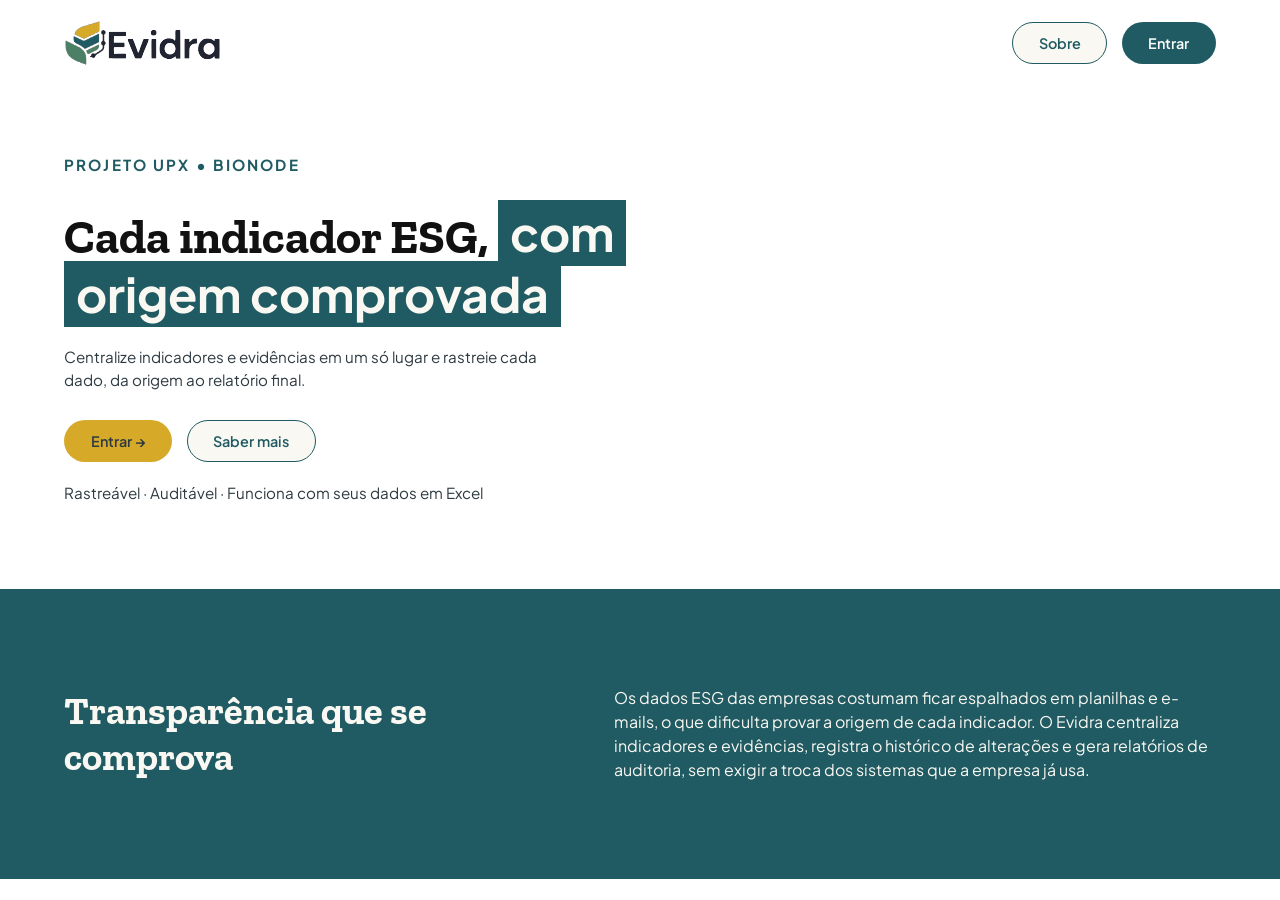
<file: api/src/main/resources/static/index.html>
<!DOCTYPE html>
<html lang="pt-br">
<head>
  <meta charset="UTF-8">
  <meta name="viewport" content="width=device-width, initial-scale=1.0">
  <title>Evidra – Sustentabilidade</title>
  <link rel="icon" type="image/png" sizes="32x32" href="favicon-32.png">
  <link rel="icon" type="image/png" sizes="64x64" href="favicon-64.png">
  <link rel="apple-touch-icon" href="apple-touch-icon.png">
  <link href="https://fonts.googleapis.com/css2?family=Plus+Jakarta+Sans:wght@400;600;700&family=Zilla+Slab:wght@700&display=swap" rel="stylesheet">
  <link rel="stylesheet" href="Style.css?v=1">
</head>
<body>
  <div id="carregando" class="carregando" role="status" aria-live="polite">
    <img class="carregando-logo" src="EVIDRA-completo.svg" alt="Evidra">
    <span class="spinner" aria-hidden="true"></span>
    <p id="carregando-msg">Carregando…</p>
  </div>
  <div id="landing" class="pub">
  <header class="p-header">
  <a href="#" data-ir="landing" aria-label="Evidra – início"><img class="p-logo" src="EVIDRA-completo.svg" alt="Evidra"></a>
  <nav class="p-nav">
      <a class="p-btn p-outline" href="sobre.html">Sobre</a>
      <a class="p-btn p-primary" href="#" data-ir="entrar">Entrar</a>
    </nav>
  </header>
  <main>
    <section class="p-hero">
      <p class="p-eyebrow">PROJETO UPX • BIONODE</p>
      <h1>Cada indicador ESG, <span class="p-destaque">com origem comprovada</span></h1>
      <p>Centralize indicadores e evidências em um só lugar e rastreie cada dado, da origem ao relatório final.</p>
      <div class="p-hero-actions">
        <a class="p-btn p-mostarda" href="#" data-ir="entrar">Entrar →</a>
        <a class="p-btn p-outline" href="sobre.html">Saber mais</a>
      </div>
      <p class="p-trust">Rastreável · Auditável · Funciona com seus dados em Excel</p>
    </section>
    <section class="p-sobre" id="sobre">
      <h2>Transparência que se comprova</h2>
      <p>Os dados ESG das empresas costumam ficar espalhados em planilhas e e-mails, o que dificulta provar a origem de cada indicador. O Evidra centraliza indicadores e evidências, registra o histórico de alterações e gera relatórios de auditoria, sem exigir a troca dos sistemas que a empresa já usa.</p>
    </section>
  </main>
</div>

<div id="entrar" class="pub p-login" hidden>
  <div class="p-card">
  <img class="p-logo" src="EVIDRA-completo.svg" alt="Evidra"> <h2>Entre para acessar seus indicadores e evidências.</h2>
    <div class="p-field">
      <label for="l-email">E-mail</label>
      <input id="l-email" type="email" autocomplete="email">
    </div>
    <div class="p-field">
      <label for="l-senha">Senha</label>
      <input id="l-senha" type="password" autocomplete="current-password">
    </div>
    <a class="p-forgot" href="#" id="l-esqueci">Esqueci minha senha</a>
    <p class="p-aviso" id="l-esqueci-msg" role="status" hidden>Fale com o administrador da sua organização para redefinir a senha.</p>
    <p class="p-erro" id="l-erro" role="alert"></p>
    <button type="button" id="l-entrar" class="p-btn p-mostarda">Entrar →</button>
    <a class="p-back" href="#" data-ir="landing">← Voltar para o início</a>
  </div>
</div>
<div class="app" id="app" hidden>
  <aside class="sidebar" id="sidebar">
    <div class="marca">
    <img src="EVIDRA.svg" alt="Logo" class="logo">
      <div><strong class="marca-nome">Evidra</strong><span class="marca-sub">Sustentabilidade</span></div>
    </div>
    <p class="menu-titulo">Gestão ESG</p>
    <nav class="menu">
      <a class="ativo" href="#" data-view="visao"><i data-icon="gauge"></i>Visão geral</a>
      <a href="#" data-view="indicadores"><i data-icon="chart"></i>Indicadores</a>
      <a href="#" data-view="relatorios"><i data-icon="report"></i>Relatórios</a>
      <a href="#" data-view="evidencias"><i data-icon="file"></i>Evidências</a>
      <a href="#" data-view="pendencias"><i data-icon="clip"></i>Pendências <span class="badge" id="badge-pendencias"></span></a>
      <a href="#" data-view="equipe"><i data-icon="users"></i>Equipe</a>
    </nav>
    <div class="menu-rodape">
      <a href="#" data-view="config"><i data-icon="cog"></i>Configurações</a>
      <a href="#" data-view="ajuda"><i data-icon="help"></i>Ajuda e suporte</a>
      <a href="#" id="btn-sair"><i data-icon="chevron"></i>Sair</a>
      <div class="usuario-wrap">
        <a href="#" class="usuario" data-view="perfil" title="Meu perfil">
          <span class="avatar avatar-usuario" id="user-sigla"></span>
          <div><strong id="user-nome"></strong><span id="user-cargo"></span></div>
          <i data-icon="chevron" class="usuario-seta"></i>
        </a>
      </div>
    </div>
  </aside>

  <div class="principal">
    <header class="topo">
      <div class="topo-esq">
        <button id="btn-menu" class="btn-icone" aria-label="Abrir ou recolher menu"><i data-icon="menu"></i></button>
        <label class="busca"><i data-icon="search"></i><input type="search" id="busca" placeholder="Buscar na visão geral..." aria-label="Buscar nesta tela" autocomplete="off"></label>
      </div>
      <div class="topo-dir">
        <button class="btn-icone sino" id="btn-sino" aria-label="Notificações"><i data-icon="bell"></i><span class="sino-contador" id="sino-contador"></span></button>
        <button class="btn-primario" data-novo data-perm="indicadores"><i data-icon="plus"></i>Novo indicador</button>
      </div>
    </header>

    <main class="container">
      <button type="button" class="voltar-tela" id="btn-voltar" hidden><i data-icon="back"></i><span id="voltar-texto">Voltar</span></button>

      <!-- 1. Visão geral -->
      <section class="view" id="view-visao">
        <p class="pre-titulo">Panorama de sustentabilidade</p>
        <div class="cab">
          <div>
            <h1 class="titulo" id="ola">Olá, Karoliny.</h1>
            <p class="sub">Aqui está o desempenho ESG da sua empresa.</p>
          </div>
        </div>
        <div class="resumo" id="resumo"></div>
        <div class="linha-baixo">
          <div class="painel">
            <div class="painel-topo">
              <div><h2>Indicadores que precisam de atenção</h2><p class="painel-sub">Dados próximos do Prazo ou desatualizados</p></div>
              <a href="#" class="link-pequeno" data-view="indicadores">Ver todos</a>
            </div>
            <div id="atencao"></div>
          </div>
          <div class="coluna-direita">
            <div class="painel">
              <div class="painel-topo"><h2>Completude dos dados</h2><span class="verde" data-icon="shield"></span></div>
              <div class="completude">
                <div class="donut" id="donut"><span id="donut-valor">0%</span></div>
                <div class="completude-info"><p id="c-completos"></p><p id="c-pendentes"></p><small id="c-dica"></small></div>
              </div>
            </div>
            <div class="painel">
              <div class="painel-topo"><h2>Atividade recente</h2><a href="#" class="link-pequeno" data-view="historico">Ver histórico</a></div>
              <div id="atividade"></div>
            </div>
          </div>
        </div>
      </section>

      <!-- 2. Indicadores -->
      <section class="view" id="view-indicadores" hidden>
        <p class="pre-titulo">Gestão de dados</p>
        <div class="cab">
          <div><h1 class="titulo">Indicadores</h1><p class="sub">Acompanhe metas, valores atuais e tendências de cada indicador ESG.</p></div>
          <div class="cab-acoes">
            <button class="btn-secundario btn-com-icone" data-ver-arquivados="indicadores"><i data-icon="archive"></i>Ver arquivados</button>
            <button class="btn-secundario btn-com-icone" id="btn-csv-modelo"><i data-icon="download"></i>Baixar modelo</button>
            <button class="btn-secundario btn-com-icone" id="btn-csv-exportar"><i data-icon="download"></i>Exportar CSV</button>
            <button class="btn-secundario btn-com-icone" id="btn-csv-importar" data-perm="importar"><i data-icon="upload"></i>Importar CSV</button>
            <button class="btn-primario" data-novo data-perm="indicadores"><i data-icon="plus"></i>Novo indicador</button>
          </div>
        </div>
        <p class="mensagem-erro" id="csv-erro" role="alert"></p>
        <div class="chips">
          <button class="chip ativo" data-filter="todos">Todos</button>
          <button class="chip" data-filter="Ambiental">Ambiental</button>
          <button class="chip" data-filter="Social">Social</button>
          <button class="chip" data-filter="Governança">Governança</button>
        </div>
        <div class="grade-3" id="grade-indicadores"></div>
      </section>

      <!-- 3. Evidências -->
      <section class="view" id="view-evidencias" hidden>
        <p class="pre-titulo">Rastreabilidade</p>
        <h1 class="titulo">Evidências</h1>
        <p class="sub">Cada dado reportado precisa de um comprovante. Envie e revise documentos aqui.</p>
        <div class="dropzone" id="dropzone" data-perm="evidencias">
          <span class="dz-icone" data-icon="upload"></span>
          <strong>Arraste arquivos para cá</strong>
          <small>PDF, planilhas (XLSX, XLS, CSV), DOCX ou imagens (PNG, JPG) de até 5 MB</small>
          <button class="btn-primario" id="btn-nova-ev"><i data-icon="plus"></i>Nova evidência</button>
        </div>
        <p class="mensagem-erro" id="ev-erro" role="alert"></p>
        <div class="painel sem-pad">
          <h2 class="painel-titulo">Documentos enviados</h2>
          <div id="lista-docs"></div>
        </div>
      </section>

      <!-- 4. Relatórios -->
      <section class="view" id="view-relatorios" hidden>
        <p class="pre-titulo">Transparência</p>
        <div class="cab">
          <div><h1 class="titulo">Relatórios</h1><p class="sub">Transforme seus indicadores em relatórios prontos para compartilhar.</p></div>
          <div class="cab-acoes">
            <button class="btn-secundario btn-com-icone" data-ver-arquivados="relatorios"><i data-icon="archive"></i>Ver arquivados</button>
            <button class="btn-primario" id="btn-novo-rel" data-perm="relatorios"><i data-icon="plus"></i>Novo relatório</button>
          </div>
        </div>
        <h2 class="secao-titulo">Modelos disponíveis</h2>
        <div class="grade-3" id="modelos"></div>
        <p class="mensagem-erro" id="rel-erro" role="alert"></p>
        <div class="painel sem-pad">
          <h2 class="painel-titulo">Relatórios gerados</h2>
          <div id="lista-rel"></div>
        </div>
      </section>

      <!-- 5. Pendências -->
      <section class="view" id="view-pendencias" hidden>
        <p class="pre-titulo">Rotina</p>
        <div class="cab">
          <div><h1 class="titulo">Pendências</h1><p class="sub" id="sub-pend"></p></div>
        </div>
        <div class="painel sem-pad" id="lista-pend"></div>
      </section>

      <!-- 6. Equipe -->
      <section class="view" id="view-equipe" hidden>
        <p class="pre-titulo">Pessoas</p>
        <div class="cab">
          <div><h1 class="titulo">Equipe</h1><p class="sub">Quem cuida de cada indicador e de cada evidência. Cargo é a função na empresa; perfil de acesso é o que a pessoa pode fazer no sistema.</p></div>
          <button class="btn-primario" id="btn-convidar" data-perm="equipe"><i data-icon="users"></i>Convidar pessoa</button>
        </div>
        <div class="chips" id="chips-equipe" role="group" aria-label="Filtrar membros">
          <button class="chip ativo" data-equipe="ativos" aria-pressed="true">Ativos</button>
          <button class="chip" data-equipe="inativos" aria-pressed="false">Inativos</button>
        </div>
        <p class="mensagem-erro" id="equipe-erro" role="alert"></p>
        <div class="grade-3" id="grade-equipe"></div>
      </section>

      <!-- 7. Configurações -->
      <section class="view" id="view-config" hidden>
        <p class="pre-titulo">Conta</p>
        <h1 class="titulo">Configurações</h1>
        <p class="sub">Informações da organização e preferências do sistema.</p>
        <div class="grade-2">
          <div class="painel">
            <h2>Dados da empresa</h2>
            <p class="sem-permissao" data-perm-aviso="config">Somente administradores podem alterar os dados da empresa.</p>
            <label class="campo">Nome da organização<input type="text" id="cfg-nome" value="Empresa Exemplo Ltda." data-perm-desativar="config"></label>
            <label class="campo">Setor<input type="text" id="cfg-setor" value="Indústria de transformação" data-perm-desativar="config"></label>
            <label class="campo">Meta do índice ESG para 2026<input type="number" id="cfg-meta" value="90" min="0" max="100" data-perm-desativar="config"></label>
            <button class="btn-primario" id="cfg-salvar" data-perm="config">Salvar alterações</button>
            <span class="salvo" id="cfg-salvo" hidden>Alterações salvas.</span>
          </div>
          <div class="painel">
            <h2>Notificações</h2>
            <p class="painel-sub painel-sub-espaco">Escolha o que aparece no sino. Vale só para você.</p>
            <label class="toggle-linha"><span>Indicador desatualizado<small>Indicadores seus que passaram do prazo de atualização</small></span><input type="checkbox" class="switch" data-notif-tipo="indicador_desatualizado" checked></label>
            <label class="toggle-linha"><span>Evidência em análise<small>Evidências enviadas para análise</small></span><input type="checkbox" class="switch" data-notif-tipo="evidencia_em_analise" checked></label>
            <label class="toggle-linha"><span>Evidência aprovada<small>Evidências suas ou dos seus indicadores</small></span><input type="checkbox" class="switch" data-notif-tipo="evidencia_aprovada" checked></label>
            <label class="toggle-linha"><span>Evidência rejeitada<small>Evidências suas ou dos seus indicadores</small></span><input type="checkbox" class="switch" data-notif-tipo="evidencia_rejeitada" checked></label>
            <label class="toggle-linha"><span>Relatório gerado<small>Relatórios gerados por você</small></span><input type="checkbox" class="switch" data-notif-tipo="relatorio_gerado" checked></label>
          </div>
        </div>
        <p class="nota-config">A troca de senha agora fica em <a href="#" data-view="perfil">Meu perfil</a>.</p>
      </section>

      <!-- 9. Notificações -->
      <section class="view" id="view-notificacoes" hidden>
        <p class="pre-titulo">Central de avisos</p>
        <div class="cab">
          <div><h1 class="titulo">Notificações</h1><p class="sub" id="sub-notif"></p></div>
          <button class="btn-secundario btn-com-icone" id="btn-notif-lidas"><i data-icon="check"></i>Marcar todas como lidas</button>
        </div>
        <div class="chips" role="group" aria-label="Filtrar notificações">
          <button class="chip ativo" data-notif="todas" aria-pressed="true">Todas</button>
          <button class="chip" data-notif="nao-lidas" aria-pressed="false">Não lidas</button>
        </div>
        <div class="painel sem-pad sem-margem" id="lista-notif"></div>
        <p class="nota-config">Escolha o que aparece aqui em <a href="#" data-view="config">Configurações → Notificações</a>.</p>
      </section>

      <!-- 10. Meu perfil -->
      <section class="view" id="view-perfil" hidden>
        <p class="pre-titulo">Conta</p>
        <h1 class="titulo">Meu perfil</h1>
        <p class="sub">Seus dados, o que o seu perfil de acesso permite e o que está sob sua responsabilidade.</p>
        <div class="painel" id="perfil-carregando" hidden></div>
        <div id="perfil-conteudo">
        <div class="card perfil-cab">
          <span class="avatar perfil-avatar" id="perfil-sigla"></span>
          <div class="perfil-id">
            <h2 id="perfil-nome"></h2>
            <p id="perfil-cargo"></p>
            <p class="perfil-email" id="perfil-email"></p>
          </div>
          <div class="perfil-pills" id="perfil-pills"></div>
        </div>
        <div class="grade-3 perfil-numeros" id="perfil-numeros"></div>
        <div class="grade-2 grade-espaco">
          <div class="painel">
            <h2>Dados pessoais</h2>
            <form id="perfil-form" novalidate>
              <label class="campo">Nome<input type="text" id="perfil-in-nome" maxlength="120" autocomplete="name" required></label>
              <label class="campo">Cargo<input type="text" id="perfil-in-cargo" maxlength="100" autocomplete="organization-title"></label>
              <label class="campo">Área de foco
                <select id="perfil-in-foco">
                  <option value="ambiental">Ambiental</option>
                  <option value="social">Social</option>
                  <option value="governanca">Governança</option>
                </select>
              </label>
              <label class="campo">E-mail<input type="email" id="perfil-in-email" disabled>
                <small class="dica">Para trocar o e-mail, fale com um administrador.</small></label>
              <p class="mensagem-erro" id="perfil-erro" role="alert"></p>
              <button type="submit" class="btn-primario" id="perfil-salvar">Salvar dados</button>
              <span class="salvo" id="perfil-ok" hidden>Dados salvos.</span>
            </form>
          </div>
          <div class="painel">
            <h2>Alterar senha</h2>
            <label class="campo">Senha atual<input type="password" id="sn-atual" autocomplete="current-password"></label>
            <label class="campo">Nova senha (mínimo 8 caracteres)<input type="password" id="sn-nova" autocomplete="new-password"></label>
            <label class="campo">Repita a nova senha<input type="password" id="sn-repetir" autocomplete="new-password"></label>
            <p class="mensagem-erro" id="sn-erro"></p>
            <button class="btn-primario" id="sn-salvar">Alterar senha</button>
            <span class="salvo" id="sn-ok" hidden>Senha alterada.</span>
          </div>
        </div>
        <div class="grade-2 grade-espaco">
          <div class="painel">
            <h2>O que o seu perfil permite</h2>
            <ul class="permissoes" id="perfil-permissoes"></ul>
          </div>
          <div class="painel">
            <div class="painel-topo"><h2>Minha atividade recente</h2><a href="#" class="link-pequeno" data-view="historico">Ver histórico</a></div>
            <div id="perfil-atividade"></div>
          </div>
        </div>
        </div>
      </section>

      <!-- 11. Histórico de atividades -->
      <section class="view" id="view-historico" hidden>
        <p class="pre-titulo">Auditoria</p>
        <h1 class="titulo">Histórico de atividades</h1>
        <p class="sub" id="sub-historico">Tudo o que foi feito no Evidra, do mais recente ao mais antigo.</p>
        <div class="chips" role="group" aria-label="Filtrar histórico">
          <button class="chip ativo" data-hist-filtro="todos" aria-pressed="true">Todos</button>
          <button class="chip" data-hist-filtro="chart" aria-pressed="false">Indicadores</button>
          <button class="chip" data-hist-filtro="file" aria-pressed="false">Evidências</button>
          <button class="chip" data-hist-filtro="report" aria-pressed="false">Relatórios</button>
          <button class="chip" data-hist-filtro="clip" aria-pressed="false">Pendências</button>
          <button class="chip" data-hist-filtro="users" aria-pressed="false">Equipe</button>
        </div>
        <p class="mensagem-erro" id="historico-erro" role="alert"></p>
        <div class="painel sem-pad sem-margem" id="lista-historico"></div>
      </section>

      <!-- 12. Arquivados -->
      <section class="view" id="view-arquivados" hidden>
        <p class="pre-titulo">Arquivo</p>
        <h1 class="titulo">Arquivados</h1>
        <p class="sub">Itens arquivados saem das listas, mas nada é apagado: o histórico e as evidências continuam guardados. Restaure quando precisar.</p>
        <div class="chips" role="group" aria-label="Tipo de item arquivado">
          <button class="chip ativo" data-arq="indicadores" aria-pressed="true">Indicadores <span class="chip-qtd" id="arq-qtd-indicadores"></span></button>
          <button class="chip" data-arq="relatorios" aria-pressed="false">Relatórios <span class="chip-qtd" id="arq-qtd-relatorios"></span></button>
        </div>
        <p class="mensagem-erro" id="arq-erro" role="alert"></p>
        <div class="painel sem-pad sem-margem" id="lista-arquivados"></div>
      </section>

      <!-- 8. Ajuda -->
      <section class="view" id="view-ajuda" hidden>
        <p class="pre-titulo">Suporte</p>
        <h1 class="titulo">Ajuda e suporte</h1>
        <p class="sub">Perguntas frequentes e canais de atendimento.</p>
        <div class="ajuda-grade">
          <div class="painel sem-pad faq" id="faq">
            <p class="vazio" id="faq-vazio" hidden></p>
            <details><summary>O que é ESG?</summary><p>Sigla em inglês para Ambiental, Social e Governança: os três pilares usados para medir o impacto e a gestão responsável de uma empresa.</p></details>
            <details><summary>Como cadastro um novo indicador?</summary><p>Clique em “Novo indicador”, informe nome, categoria, valor e progresso da meta, e salve.</p></details>
            <details><summary>Por que preciso enviar evidências?</summary><p>Cada dado reportado precisa de um comprovante para ser auditável e confiável em relatórios.</p></details>
            <details><summary>Quais ODS o sistema apoia?</summary><p>O foco está nos ODS 12 (consumo responsável), 9 (indústria e inovação) e 13 (ação contra a mudança do clima).</p></details>
          </div>
          <div class="card-suporte">
            <span data-icon="mail"></span>
            <h3>Ainda com dúvidas?</h3>
            <p>Nossa equipe responde em até 1 dia útil.</p>
            <a class="btn-claro" href="mailto:suporte@evidra.com">Falar com o suporte</a>
          </div>
        </div>
      </section>

    </main>
  </div>
</div>

<dialog id="modal">
  <div class="formulario">
    <h2>Novo indicador</h2>
    <div class="linha-form">
      <input type="text" id="f-nome" placeholder="Nome do indicador">
      <select id="f-categoria"><option>Ambiental</option><option>Social</option><option>Governança</option></select>
    </div>
    <div class="linha-form">
      <input type="text" id="f-valor" placeholder="Valor (ex: 120 t)">
      <input type="number" id="f-prog" placeholder="Progresso da meta (%)" min="0" max="100">
    </div>
    <label class="campo">Atualizar a cada (dias)
      <input type="number" id="f-freq" min="1" max="3650" step="1" value="90" required>
    </label>
    <div class="linha-form">
      <label class="campo">GRI
        <select id="f-gri" data-opcoes-gri></select>
      </label>
      <label class="campo">ODS
        <select id="f-ods" data-opcoes-ods></select>
      </label>
    </div>
    <div class="anexos">
      <button type="button" class="btn-secundario btn-anexar" id="f-anexar"><i data-icon="paperclip"></i>Anexar evidências</button>
      <small class="dica">Opcional · PDF, XLSX, XLS, CSV, DOCX, PNG ou JPG, até 5 MB cada</small>
      <input type="file" id="f-arquivos" multiple hidden accept=".pdf,.xlsx,.xls,.csv,.docx,.png,.jpg,.jpeg">
      <ul class="ev-selecionados" id="f-anexos" aria-label="Arquivos anexados"></ul>
    </div>
    <p class="mensagem-erro" id="f-erro"></p>
    <div class="acoes-form">
      <button type="button" id="f-cancelar" class="btn-secundario">Cancelar</button>
      <button type="button" id="f-add" class="btn-primario">Adicionar indicador</button>
    </div>
  </div>
</dialog>
<dialog id="modal-ev" aria-labelledby="ev-titulo">
  <form class="formulario" id="ev-form" novalidate>
    <h2 id="ev-titulo">Nova evidência</h2>
    <label class="campo">Indicador
      <select id="ev-indicador"></select>
    </label>
    <label class="campo" id="ev-registro-campo" hidden>Registro comprovado
      <select id="ev-registro"></select>
    </label>
    <label class="campo">Arquivo(s)
      <input type="file" id="ev-arquivos" multiple accept=".pdf,.xlsx,.xls,.csv,.docx,.png,.jpg,.jpeg">
      <small class="dica">PDF, XLSX, XLS, CSV, DOCX, PNG ou JPG, até 5 MB cada</small>
    </label>
    <ul class="ev-selecionados" id="ev-selecionados"></ul>
    <label class="campo">Descrição (opcional)
      <input type="text" id="ev-descricao" maxlength="255" placeholder="Ex.: fatura de energia de setembro">
    </label>
    <p class="mensagem-erro" id="ev-form-erro" role="alert"></p>
    <div class="acoes-form">
      <button type="button" id="ev-cancelar" class="btn-secundario">Cancelar</button>
      <button type="submit" id="ev-enviar" class="btn-primario">Enviar evidência</button>
    </div>
  </form>
</dialog>
<dialog id="modal-convite" aria-labelledby="convite-titulo">
  <form class="formulario" id="convite-form" novalidate>
    <h2 id="convite-titulo">Convidar pessoa</h2>
    <label class="campo">Nome
      <input type="text" id="convite-nome" maxlength="100" required>
    </label>
    <label class="campo">E-mail
      <input type="email" id="convite-email" maxlength="150" required>
    </label>
    <label class="campo">Cargo
      <input type="text" id="convite-cargo" maxlength="100" placeholder="Opcional. Ex.: Analista ambiental">
    </label>
    <label class="campo">Área de foco
      <select id="convite-foco" required>
        <option value="">Escolha a área…</option>
        <option value="ambiental">Ambiental</option>
        <option value="social">Social</option>
        <option value="governanca">Governança</option>
      </select>
    </label>
    <label class="campo">Perfil de acesso
      <select id="convite-role">
        <option value="responsavel" selected>Responsável</option>
        <option value="auditor">Auditor</option>
        <option value="admin">Administrador</option>
      </select>
      <small class="dica" id="convite-dica"></small>
    </label>
    <p class="mensagem-erro" id="convite-erro" role="alert"></p>
    <div class="acoes-form">
      <button type="button" id="convite-cancelar" class="btn-secundario">Cancelar</button>
      <button type="submit" id="convite-enviar" class="btn-primario">Convidar</button>
    </div>
  </form>
</dialog>
<dialog id="modal-desativar" aria-labelledby="desativar-titulo">
  <form class="formulario" id="desativar-form" novalidate>
    <h2 id="desativar-titulo">Desativar membro?</h2>
    <p class="confirmar-texto" id="desativar-texto"></p>
    <div id="desativar-transferir" hidden>
      <p class="confirmar-texto" id="desativar-pendente"></p>
      <label class="campo">Quem vai assumir
        <select id="desativar-para"></select>
      </label>
    </div>
    <p class="mensagem-erro" id="desativar-erro" role="alert"></p>
    <div class="acoes-form">
      <button type="button" id="desativar-cancelar" class="btn-secundario">Cancelar</button>
      <button type="submit" id="desativar-confirmar" class="btn-perigo">Desativar</button>
    </div>
  </form>
</dialog>
<dialog id="modal-rejeitar" aria-labelledby="rejeitar-titulo">
  <form class="formulario" id="rejeitar-form" novalidate>
    <h2 id="rejeitar-titulo">Rejeitar evidência</h2>
    <p class="confirmar-texto" id="rejeitar-arquivo"></p>
    <label class="campo">Motivo da rejeição
      <textarea id="rejeitar-nota" maxlength="255" rows="3" required placeholder="Ex.: a fatura é de outro mês; envie a de setembro."></textarea>
      <small class="dica">Quem enviou verá este motivo na lista de evidências.</small>
    </label>
    <p class="mensagem-erro" id="rejeitar-erro" role="alert"></p>
    <div class="acoes-form">
      <button type="button" id="rejeitar-cancelar" class="btn-secundario">Cancelar</button>
      <button type="submit" id="rejeitar-confirmar" class="btn-perigo">Rejeitar</button>
    </div>
  </form>
</dialog>
<dialog id="modal-atualizar" aria-labelledby="atu-titulo">
  <form class="formulario" id="atu-form" novalidate>
    <h2 id="atu-titulo">Atualizar indicador</h2>
    <p class="confirmar-texto" id="atu-nome"></p>
    <fieldset class="escolhas">
      <legend class="sr-only">Como atualizar</legend>
      <label class="escolha"><input type="radio" name="atu-modo" value="confirmar" checked>
        <span><strong>Confirmar o valor atual</strong><small id="atu-atual"></small></span></label>
      <label class="escolha"><input type="radio" name="atu-modo" value="novo">
        <span><strong>Informar um novo valor</strong><small>Registra uma nova medição no histórico.</small></span></label>
    </fieldset>
    <div class="linha-form" id="atu-novo" hidden>
      <label class="campo">Novo valor <span class="unidade" id="atu-unidade"></span>
        <input type="text" id="atu-valor" inputmode="decimal" placeholder="Ex.: 1.250 ou 45,5">
      </label>
      <label class="campo">Data de referência
        <input type="date" id="atu-periodo">
      </label>
    </div>
    <p class="mensagem-erro" id="atu-erro" role="alert"></p>
    <div class="acoes-form">
      <button type="button" id="atu-cancelar" class="btn-secundario">Cancelar</button>
      <button type="submit" id="atu-salvar" class="btn-primario">Confirmar valor</button>
    </div>
  </form>
</dialog>
<dialog id="modal-ind" aria-labelledby="ind-titulo">
  <form class="formulario" id="ind-form" novalidate>
    <h2 id="ind-titulo">Editar indicador</h2>
    <label class="campo">Nome
      <input type="text" id="ind-nome" maxlength="150" required>
    </label>
    <div class="linha-form">
      <label class="campo">Pilar
        <select id="ind-cat"><option>Ambiental</option><option>Social</option><option>Governança</option></select>
      </label>
      <label class="campo">Unidade
        <input type="text" id="ind-unidade" maxlength="30" placeholder="Ex.: tCO₂e, %, m³">
      </label>
    </div>
    <div class="linha-form">
      <label class="campo">Progresso da meta (%)
        <input type="number" id="ind-prog" min="0" max="100" step="1" required>
      </label>
      <label class="campo">Atualizar a cada (dias)
        <input type="number" id="ind-freq" min="1" max="3650" step="1" required>
      </label>
    </div>
    <label class="campo">Responsável
      <select id="ind-dono"></select>
    </label>
    <div class="linha-form">
      <label class="campo">GRI
        <select id="ind-gri" data-opcoes-gri></select>
      </label>
      <label class="campo">ODS
        <select id="ind-ods" data-opcoes-ods></select>
      </label>
    </div>
    <p class="mensagem-erro" id="ind-erro" role="alert"></p>
    <div class="acoes-form">
      <button type="button" id="ind-cancelar" class="btn-secundario">Cancelar</button>
      <button type="submit" id="ind-salvar" class="btn-primario">Salvar alterações</button>
    </div>
  </form>
</dialog>
<dialog id="modal-hist" class="dialog-largo" aria-labelledby="hist-titulo">
  <div class="formulario">
    <div class="hist-topo">
      <div><h2 id="hist-titulo">Histórico</h2><p class="painel-sub" id="hist-sub"></p></div>
      <button type="button" class="btn-icone" id="hist-fechar" aria-label="Fechar histórico">×</button>
    </div>
    <div class="grafico" id="hist-grafico"></div>
    <div class="tabela-rolagem">
      <table class="tabela" id="hist-tabela">
        <caption class="sr-only">Registros do indicador</caption>
        <thead><tr><th scope="col">Data de referência</th><th scope="col" class="num">Valor</th><th scope="col">Registrado por</th><th scope="col">Registrado em</th></tr></thead>
        <tbody></tbody>
      </table>
    </div>
  </div>
</dialog>
<dialog id="modal-import" class="dialog-largo" aria-labelledby="import-titulo">
  <form class="formulario" id="import-form" novalidate>
    <h2 id="import-titulo">Importar indicadores (CSV)</h2>
    <label class="campo">Arquivo CSV
      <input type="file" id="import-arquivo" accept=".csv,text/csv">
      <small class="dica">No Excel, use Salvar como &gt; CSV (separado por ponto e vírgula). Até 1 MB e 500 linhas. Colunas: nome; categoria; unidade; valor; periodo; progresso_meta; responsavel_email; gri; ods. Opcional: frequencia_dias (padrão 90).</small>
    </label>
    <p class="import-resumo" id="import-resumo" aria-live="polite"></p>
    <div class="tabela-rolagem" id="import-previa" hidden>
      <table class="tabela">
        <caption class="sr-only">Prévia da importação, uma linha por linha do arquivo</caption>
        <thead><tr><th scope="col" class="num">Linha</th><th scope="col">Indicador</th><th scope="col">Status</th></tr></thead>
        <tbody id="import-linhas"></tbody>
      </table>
    </div>
    <p class="mensagem-erro" id="import-erro" role="alert"></p>
    <div class="acoes-form">
      <button type="button" id="import-cancelar" class="btn-secundario">Cancelar</button>
      <button type="submit" id="import-confirmar" class="btn-primario" disabled>Confirmar importação</button>
    </div>
  </form>
</dialog>
<dialog id="modal-confirmar" aria-labelledby="conf-titulo">
  <div class="formulario">
    <h2 id="conf-titulo"></h2>
    <p class="confirmar-texto" id="conf-texto"></p>
    <div class="acoes-form">
      <button type="button" id="conf-cancelar" class="btn-secundario">Cancelar</button>
      <button type="button" id="conf-ok" class="btn-perigo"></button>
    </div>
  </div>
</dialog>
<dialog id="modal-rel" aria-labelledby="rel-titulo">
  <form class="formulario" id="rel-form" novalidate>
    <h2 id="rel-titulo">Novo relatório</h2>
    <label class="campo">Modelo
      <select id="rel-modelo">
        <option value="mensal">Relatório mensal</option>
        <option value="semestral">Relatório parcial/semestral</option>
        <option value="anual">Relatório anual</option>
        <option value="intervalo">Definir intervalo</option>
        <option value="auditoria" data-perm-opcao="auditoria">Pacote de auditoria</option>
      </select>
    </label>
    <label class="campo" id="rel-tipo-campo" hidden>Período
      <select id="rel-tipo">
        <option value="mensal">Mensal</option>
        <option value="semestral">Semestral</option>
        <option value="anual">Anual</option>
        <option value="intervalo">Definir intervalo</option>
      </select>
      <small class="dica">Todos os valores registrados no período, as evidências com revisão e as lacunas, para entregar à auditoria.</small>
    </label>
    <div class="linha-form" data-rel-modo="mensal">
      <label class="campo">Mês
        <select id="rel-mes"></select>
      </label>
      <label class="campo">Ano
        <input type="number" id="rel-ano-m" min="2000" max="2100" step="1">
      </label>
    </div>
    <div class="linha-form" data-rel-modo="semestral" hidden>
      <label class="campo">Semestre
        <select id="rel-semestre"><option value="1">1º semestre (jan–jun)</option><option value="2">2º semestre (jul–dez)</option></select>
      </label>
      <label class="campo">Ano
        <input type="number" id="rel-ano-s" min="2000" max="2100" step="1">
      </label>
    </div>
    <div class="linha-form" data-rel-modo="anual" hidden>
      <label class="campo">Ano
        <input type="number" id="rel-ano-a" min="2000" max="2100" step="1">
      </label>
    </div>
    <div class="linha-form" data-rel-modo="intervalo" hidden>
      <label class="campo">Início
        <input type="date" id="rel-inicio">
      </label>
      <label class="campo">Fim
        <input type="date" id="rel-fim">
      </label>
    </div>
    <label class="campo">Nome do relatório
      <input type="text" id="rel-nome" maxlength="200">
    </label>
    <p class="mensagem-erro" id="rel-form-erro" role="alert"></p>
    <div class="acoes-form">
      <button type="button" id="rel-cancelar" class="btn-secundario">Cancelar</button>
      <button type="submit" id="rel-gerar" class="btn-primario">Gerar relatório</button>
    </div>
  </form>
</dialog>
<dialog id="modal-pessoa" class="dialog-largo" aria-labelledby="pessoa-titulo">
  <div class="formulario">
    <div class="hist-topo">
      <div class="pessoa-det-topo">
        <span class="avatar grande" id="pessoa-avatar"></span>
        <div><h2 id="pessoa-titulo"></h2><p class="painel-sub" id="pessoa-sub"></p></div>
      </div>
      <button type="button" class="btn-icone" id="pessoa-fechar" aria-label="Fechar informações do membro">×</button>
    </div>
    <div id="pessoa-corpo"></div>
  </div>
</dialog>
<div class="aviso" id="aviso" role="alert" aria-live="assertive" hidden>
  <div class="aviso-corpo">
    <strong id="aviso-titulo"></strong>
    <ul id="aviso-lista"></ul>
    <p id="aviso-dica"></p>
  </div>
  <button type="button" class="btn-icone" id="aviso-fechar" aria-label="Fechar aviso">×</button>
</div>
<!-- toasts: short confirmations at the top right; popover keeps them above open dialogs -->
<div class="toasts" id="toasts" popover="manual" aria-live="polite"></div>
<script src="App.js?v=1"></script>
</body>
</html>
</file>
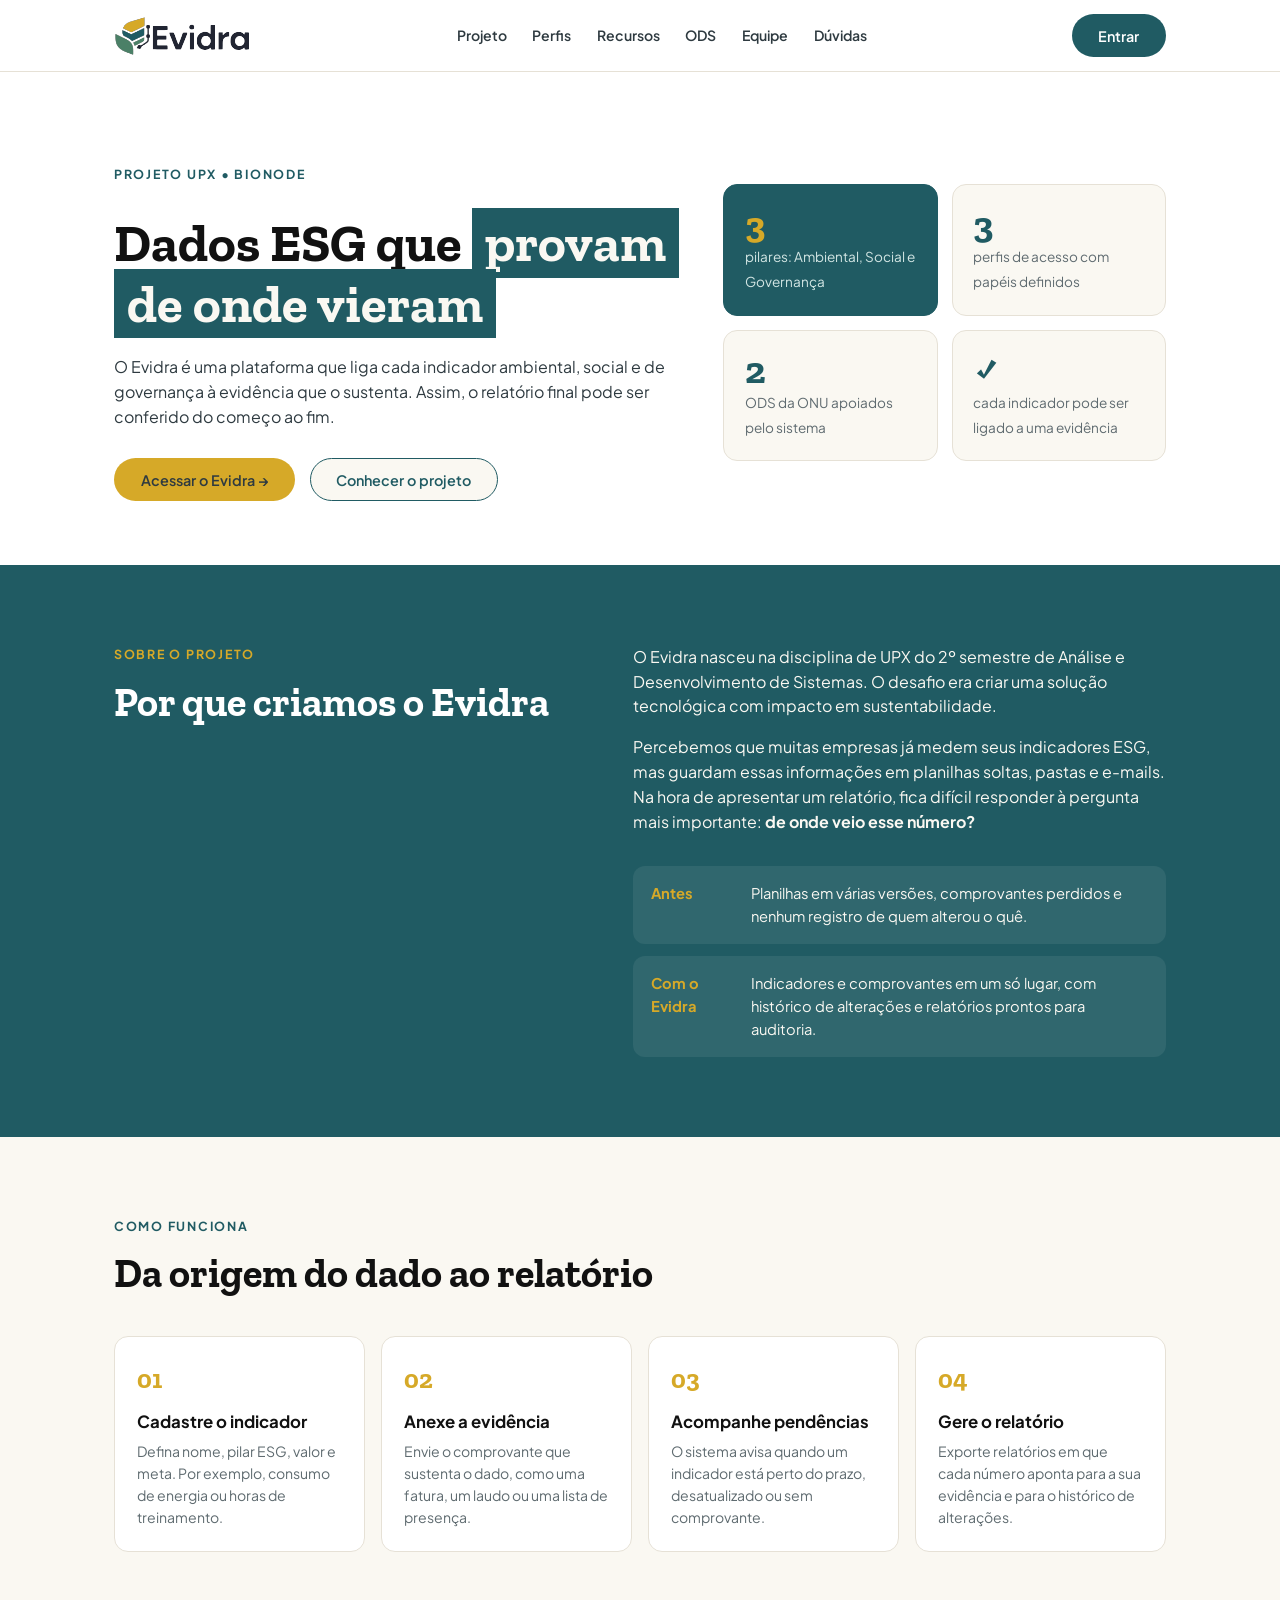
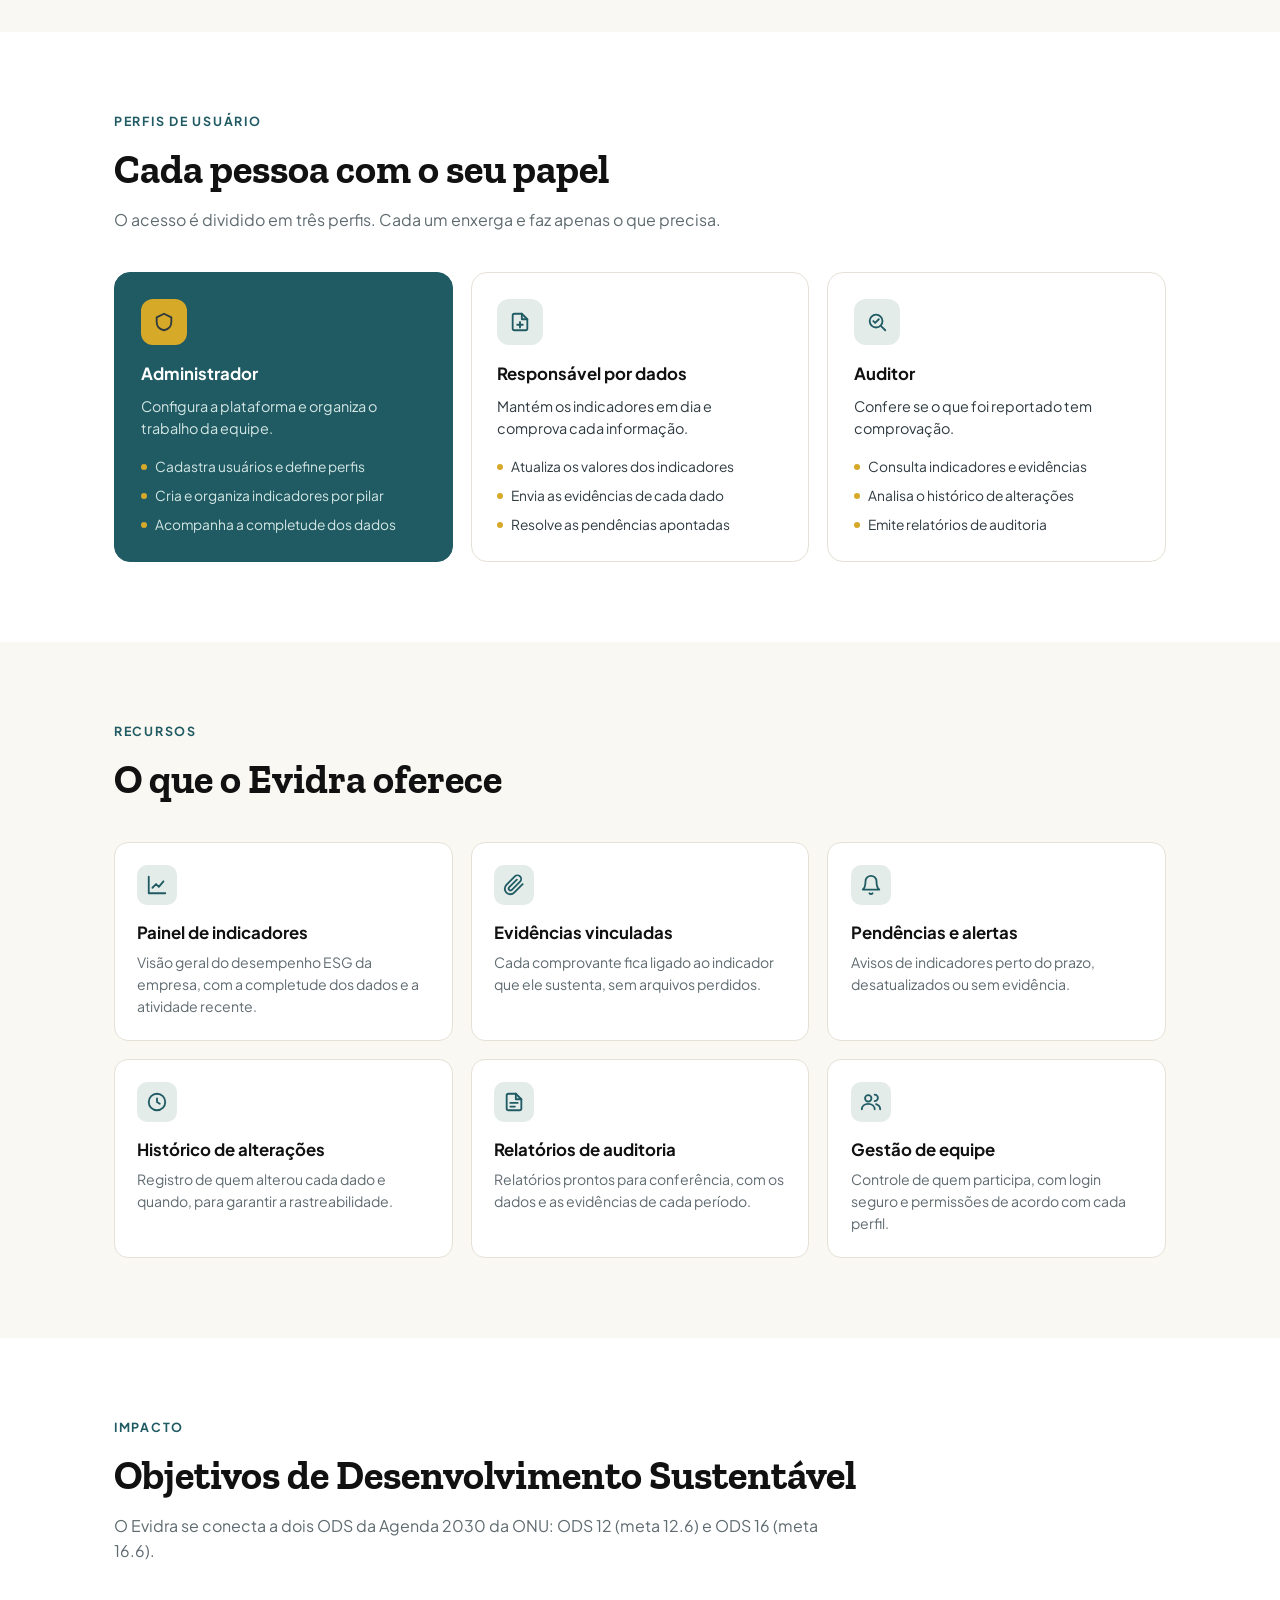
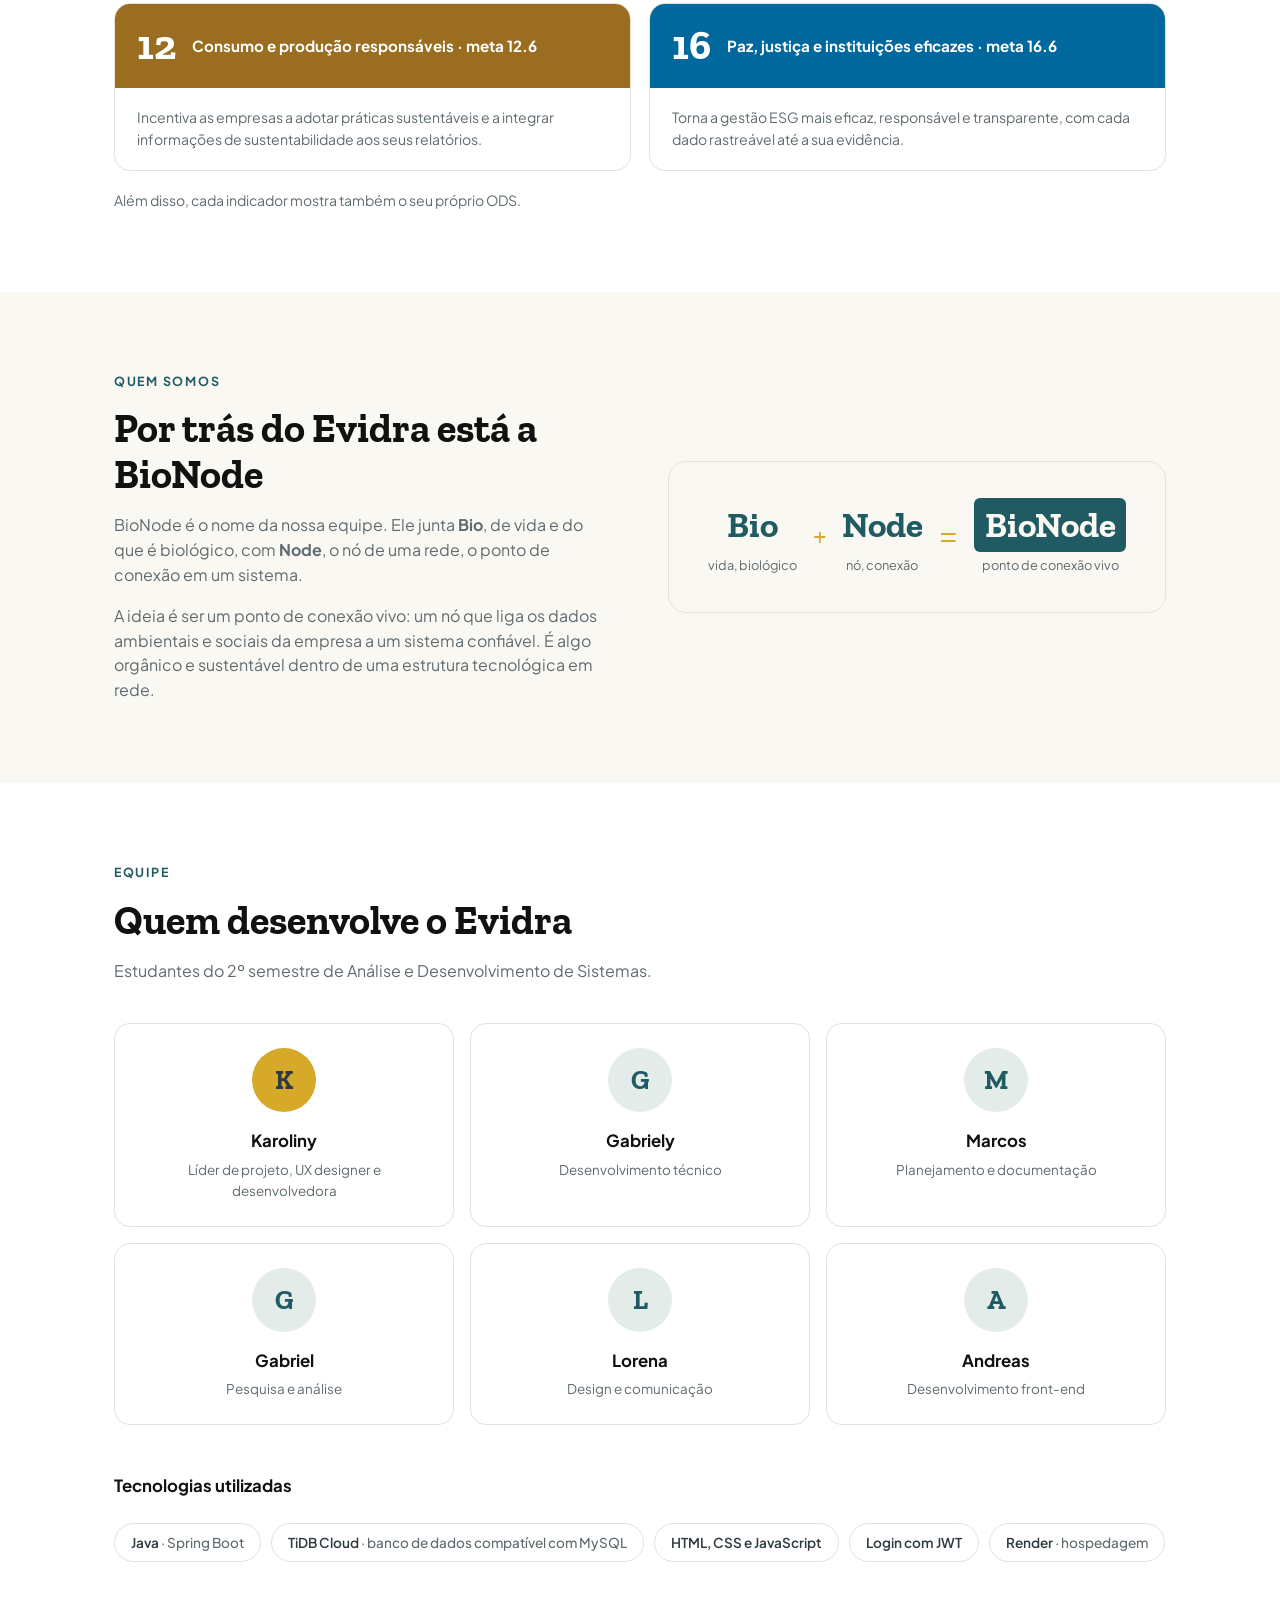
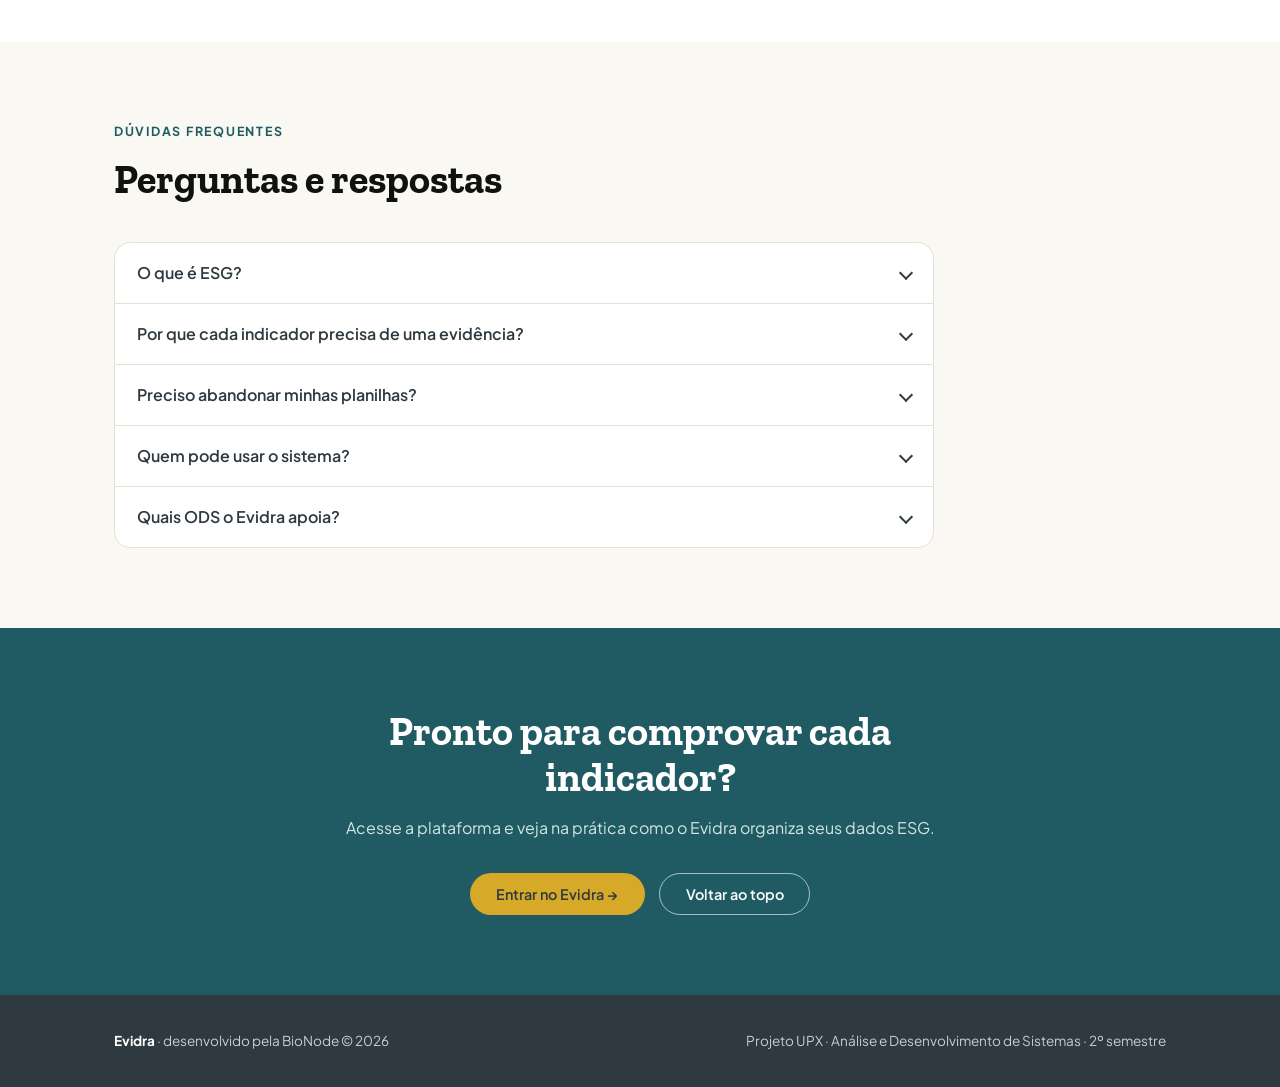
<file: api/src/main/resources/static/sobre.html>
<!DOCTYPE html>
<html lang="pt-BR">
<head>
<meta charset="UTF-8">
<meta name="viewport" content="width=device-width, initial-scale=1.0">
<title>Sobre o projeto – Evidra</title>
<link rel="icon" type="image/png" sizes="32x32" href="favicon-32.png">
<link rel="icon" type="image/png" sizes="64x64" href="favicon-64.png">
<link rel="apple-touch-icon" href="apple-touch-icon.png">
<meta name="description" content="Conheça o Evidra, plataforma de gestão de indicadores ESG com evidências rastreáveis, desenvolvida pela equipe BioNode no projeto UPX.">
<link rel="preconnect" href="https://fonts.googleapis.com">
<link rel="preconnect" href="https://fonts.gstatic.com" crossorigin>
<link href="https://fonts.googleapis.com/css2?family=Plus+Jakarta+Sans:wght@400;500;600;700;800&family=Zilla+Slab:wght@600;700&display=swap" rel="stylesheet">
<style>
  :root{
    --mostarda:#D6A928;
    --petroleo:#205B63;
    --petroleo-escuro:#174850;
    --offwhite:#FAF8F2;
    --verde-claro:#A7B4BA;
    --azul-escuro:#2E3A40;
    --borda:#E6E1D6;
    --suave:#5F6B70;
    --fundo-icone:#E4ECEA;
  }
  *{box-sizing:border-box;margin:0;padding:0}
  html{scroll-behavior:smooth}
  body{font-family:'Plus Jakarta Sans',system-ui,sans-serif;color:var(--azul-escuro);background:#fff;line-height:1.55}
  a{color:inherit}
  img{max-width:100%;display:block}
  :focus-visible{outline:3px solid var(--mostarda);outline-offset:3px}
  h1,h2{font-family:'Zilla Slab',serif;font-weight:700;color:#111;line-height:1.15}
  h2{font-size:clamp(1.8rem,4vw,2.5rem)}
  h3{font-size:1.05rem;font-weight:700;color:#111}

  .wrap{max-width:1180px;margin:0 auto;padding:0 5vw}
  section{padding:5rem 0}
  .eyebrow{font-weight:700;font-size:.78rem;letter-spacing:.14em;text-transform:uppercase;color:var(--petroleo);margin-bottom:.9rem}
  .intro{max-width:60ch;color:var(--suave);margin-top:1rem}
  .destaque{background:var(--petroleo);color:var(--offwhite);padding:.05em .25em;box-decoration-break:clone;-webkit-box-decoration-break:clone}

  /* botões */
  .btn{display:inline-flex;align-items:center;justify-content:center;gap:.5rem;padding:.7rem 1.6rem;border-radius:999px;font:600 .9rem 'Plus Jakarta Sans',sans-serif;text-decoration:none;border:1.5px solid transparent;cursor:pointer;transition:transform .15s,background .15s}
  .btn:hover{transform:translateY(-1px)}
  .btn-primario{background:var(--petroleo);color:#fff}
  .btn-primario:hover{background:var(--petroleo-escuro)}
  .btn-mostarda{background:var(--mostarda);color:var(--azul-escuro)}
  .btn-contorno{background:var(--offwhite);color:var(--petroleo);border-color:var(--petroleo)}

  /* cabeçalho */
  .topo{position:sticky;top:0;z-index:10;background:rgba(255,255,255,.94);backdrop-filter:blur(8px);border-bottom:1px solid var(--borda)}
  .topo .wrap{display:flex;justify-content:space-between;align-items:center;gap:1.5rem;padding-top:.9rem;padding-bottom:.9rem}
  .logo{height:40px;width:auto}
  .logo-texto{font-family:'Zilla Slab',serif;font-size:1.6rem;font-weight:700;color:var(--petroleo);text-decoration:none}
  .menu{display:flex;gap:1.6rem;list-style:none;font-size:.88rem;font-weight:600}
  .menu a{text-decoration:none;color:var(--azul-escuro)}
  .menu a:hover{color:var(--petroleo)}

  /* hero */
  .hero{padding:4.5rem 0 4rem}
  .hero-grade{display:grid;grid-template-columns:1.25fr 1fr;gap:3.5rem;align-items:center}
  .hero h1{font-size:clamp(2.2rem,5vw,3.3rem)}
  .hero p{margin:1.3rem 0 1.8rem;max-width:48ch}
  .acoes{display:flex;gap:.9rem;flex-wrap:wrap}
  .numeros{display:grid;grid-template-columns:1fr 1fr;gap:14px}
  .numero{background:var(--offwhite);border:1px solid var(--borda);border-radius:14px;padding:1.3rem}
  .numero strong{display:block;font-family:'Zilla Slab',serif;font-size:2.4rem;color:var(--petroleo);line-height:1}
  .numero span{font-size:.85rem;color:var(--suave)}
  .numero.cheio{background:var(--petroleo);border-color:var(--petroleo)}
  .numero.cheio strong{color:var(--mostarda)}
  .numero.cheio span{color:#D3E6E4}

  /* problema */
  .faixa{background:var(--petroleo);color:var(--offwhite)}
  .faixa h2{color:#fff}
  .faixa .eyebrow{color:var(--mostarda)}
  .problema-grade{display:grid;grid-template-columns:1fr 1.15fr;gap:3.5rem;align-items:start}
  .problema-grade p+p{margin-top:1rem}
  .contraste{display:grid;gap:12px;margin-top:2rem}
  .contraste div{display:flex;gap:12px;align-items:flex-start;background:rgba(255,255,255,.07);border-radius:12px;padding:1rem 1.1rem;font-size:.92rem}
  .contraste b{color:var(--mostarda);flex-shrink:0;width:5.5rem}

  /* como funciona */
  .fundo-claro{background:var(--offwhite)}
  .passos{display:grid;grid-template-columns:repeat(4,1fr);gap:16px;margin-top:2.5rem;counter-reset:passo;list-style:none}
  .passos li{background:#fff;border:1px solid var(--borda);border-radius:14px;padding:1.4rem;position:relative}
  .passos li::before{counter-increment:passo;content:counter(passo,decimal-leading-zero);display:block;font-family:'Zilla Slab',serif;font-weight:700;font-size:1.6rem;color:var(--mostarda);margin-bottom:.6rem}
  .passos p{font-size:.88rem;color:var(--suave);margin-top:.4rem}

  /* perfis */
  .perfis{display:grid;grid-template-columns:repeat(3,1fr);gap:18px;margin-top:2.5rem}
  .perfil{border:1px solid var(--borda);border-radius:16px;padding:1.6rem;display:flex;flex-direction:column}
  .perfil-ic{width:46px;height:46px;border-radius:12px;display:grid;place-items:center;background:var(--fundo-icone);color:var(--petroleo);margin-bottom:1rem}
  .perfil-ic svg,.recurso-ic svg{width:22px;height:22px;stroke:currentColor;fill:none;stroke-width:2;stroke-linecap:round;stroke-linejoin:round}
  .perfil.destaque-card{background:var(--petroleo);border-color:var(--petroleo);color:#D3E6E4}
  .perfil.destaque-card h3{color:#fff}
  .perfil.destaque-card .perfil-ic{background:var(--mostarda);color:var(--azul-escuro)}
  .perfil>p{font-size:.9rem;margin:.5rem 0 1rem}
  .perfil ul{list-style:none;display:grid;gap:.5rem;font-size:.86rem;margin-top:auto}
  .perfil li{display:flex;gap:.5rem}
  .perfil li::before{content:"";width:6px;height:6px;border-radius:50%;background:var(--mostarda);margin-top:.5rem;flex-shrink:0}

  /* recursos */
  .recursos{display:grid;grid-template-columns:repeat(3,1fr);gap:18px;margin-top:2.5rem}
  .recurso{background:#fff;border:1px solid var(--borda);border-radius:14px;padding:1.4rem}
  .recurso-ic{width:40px;height:40px;border-radius:10px;display:grid;place-items:center;background:var(--fundo-icone);color:var(--petroleo);margin-bottom:.9rem}
  .recurso p{font-size:.88rem;color:var(--suave);margin-top:.4rem}

  /* ODS */
  .ods{display:grid;grid-template-columns:repeat(2,1fr);gap:18px;margin-top:2.5rem}
  .ods-card{border-radius:16px;overflow:hidden;border:1px solid var(--borda);display:flex;flex-direction:column}
  .ods-topo{color:#fff;padding:1.3rem 1.4rem;display:flex;align-items:center;gap:1rem}
  .ods-topo strong{font-family:'Zilla Slab',serif;font-size:2.6rem;line-height:1}
  .ods-topo span{font-weight:700;font-size:.95rem;line-height:1.3}
  .ods-card p{padding:1.2rem 1.4rem;font-size:.88rem;color:var(--suave)}
  .ods-9{background:#C9541C}
  .ods-12{background:#9A6D20}
  .ods-13{background:#3F7E44}
  .ods-16{background:#00689D}
  .ods-nota{margin-top:1.2rem;font-size:.88rem;color:var(--suave)}

  /* bionode */
  .bionode{display:grid;grid-template-columns:1fr 1fr;gap:3.5rem;align-items:center}
  .formula{display:flex;align-items:center;justify-content:center;gap:1rem;flex-wrap:wrap;background:var(--offwhite);border:1px solid var(--borda);border-radius:18px;padding:2.2rem 1.5rem}
  .formula div{text-align:center}
  .formula strong{display:block;font-family:'Zilla Slab',serif;font-size:2.2rem;color:var(--petroleo)}
  .formula small{font-size:.8rem;color:var(--suave)}
  .formula .sinal{font-family:'Zilla Slab',serif;font-size:2rem;color:var(--mostarda)}
  .formula .resultado strong{background:var(--petroleo);color:var(--offwhite);padding:0 .3em;border-radius:6px}
  .bionode p+p{margin-top:1rem}

  /* equipe */
  .equipe{display:grid;grid-template-columns:repeat(3,1fr);gap:16px;margin-top:2.5rem}
  .membro{border:1px solid var(--borda);border-radius:16px;padding:1.5rem 1.2rem;text-align:center;background:#fff}
  .avatar{width:64px;height:64px;border-radius:50%;margin:0 auto 1rem;display:grid;place-items:center;font-family:'Zilla Slab',serif;font-size:1.7rem;font-weight:700;background:var(--fundo-icone);color:var(--petroleo)}
  .membro.lider .avatar{background:var(--mostarda);color:var(--azul-escuro)}
  .membro p{font-size:.84rem;color:var(--suave);margin-top:.35rem}

  /* tecnologias */
  .tecs{display:flex;flex-wrap:wrap;gap:10px;margin-top:1.5rem}
  .tec{border:1px solid var(--borda);border-radius:999px;padding:.5rem 1rem;font-size:.85rem;font-weight:600;background:#fff}
  .tec span{color:var(--suave);font-weight:500}

  /* FAQ */
  .faq{max-width:820px;margin-top:2.5rem;border:1px solid var(--borda);border-radius:16px;background:#fff;overflow:hidden}
  .faq details{border-top:1px solid var(--borda)}
  .faq details:first-child{border-top:none}
  .faq summary{list-style:none;cursor:pointer;padding:1.1rem 1.4rem;display:flex;justify-content:space-between;align-items:center;gap:1rem;font-weight:600}
  .faq summary::-webkit-details-marker{display:none}
  .faq summary::after{content:"";width:8px;height:8px;border-right:2px solid var(--azul-escuro);border-bottom:2px solid var(--azul-escuro);transform:rotate(45deg);flex-shrink:0;transition:transform .15s}
  .faq details[open] summary::after{transform:rotate(-135deg)}
  .faq details p{padding:0 1.4rem 1.2rem;font-size:.9rem;color:var(--suave)}

  /* chamada final */
  .chamada{text-align:center}
  .chamada h2{color:#fff;max-width:22ch;margin:0 auto}
  .chamada p{max-width:52ch;margin:1rem auto 2rem;color:#D3E6E4}
  .chamada .acoes{justify-content:center}
  .chamada .btn-contorno{background:transparent;color:#fff;border-color:rgba(255,255,255,.6)}

  /* rodapé */
  footer{background:var(--azul-escuro);color:#C6CED1;font-size:.85rem;padding:2.2rem 0}
  footer .wrap{display:flex;justify-content:space-between;gap:1.5rem;flex-wrap:wrap}
  footer strong{color:#fff}

  @media (max-width:1000px){
    .equipe{grid-template-columns:repeat(3,1fr)}
    .passos{grid-template-columns:1fr 1fr}
    .recursos{grid-template-columns:1fr 1fr}
  }
  @media (max-width:760px){
    section{padding:3.5rem 0}
    .menu{display:none}
    .logo{height:32px}
    .hero{padding:2.5rem 0 3rem}
    .hero-grade,.problema-grade,.bionode{grid-template-columns:1fr;gap:2rem}
    .perfis,.recursos,.ods,.passos{grid-template-columns:1fr}
    .equipe{grid-template-columns:1fr 1fr}
    .contraste b{width:4.5rem}
  }
  @media (prefers-reduced-motion:reduce){html{scroll-behavior:auto}.btn{transition:none}.btn:hover{transform:none}}
</style>
</head>
<body>

<header class="topo">
  <div class="wrap">
    <a href="index.html" aria-label="Evidra – página inicial">
      <img class="logo" src="EVIDRA-completo.svg" alt="Evidra"
           onerror="this.replaceWith(Object.assign(document.createElement('span'),{className:'logo-texto',textContent:'Evidra'}))">
    </a>
    <nav aria-label="Seções">
      <ul class="menu">
        <li><a href="#projeto">Projeto</a></li>
        <li><a href="#perfis">Perfis</a></li>
        <li><a href="#recursos">Recursos</a></li>
        <li><a href="#ods">ODS</a></li>
        <li><a href="#equipe">Equipe</a></li>
        <li><a href="#faq">Dúvidas</a></li>
      </ul>
    </nav>
    <a class="btn btn-primario" href="index.html#entrar">Entrar</a>
  </div>
</header>

<main>

  <!-- HERO -->
  <section class="hero">
    <div class="wrap hero-grade">
      <div>
        <p class="eyebrow">Projeto UPX • BioNode</p>
        <h1>Dados ESG que <span class="destaque">provam de onde vieram</span></h1>
        <p>O Evidra é uma plataforma que liga cada indicador ambiental, social e de governança à evidência que o sustenta. Assim, o relatório final pode ser conferido do começo ao fim.</p>
        <div class="acoes">
          <a class="btn btn-mostarda" href="index.html#entrar">Acessar o Evidra →</a>
          <a class="btn btn-contorno" href="#projeto">Conhecer o projeto</a>
        </div>
      </div>
      <div class="numeros" aria-label="O projeto em números">
        <div class="numero cheio"><strong>3</strong><span>pilares: Ambiental, Social e Governança</span></div>
        <div class="numero"><strong>3</strong><span>perfis de acesso com papéis definidos</span></div>
        <div class="numero"><strong>2</strong><span>ODS da ONU apoiados pelo sistema</span></div>
        <div class="numero"><strong>✓</strong><span>cada indicador pode ser ligado a uma evidência</span></div>
      </div>
    </div>
  </section>

  <!-- PROBLEMA E PROPOSTA -->
  <section class="faixa" id="projeto">
    <div class="wrap problema-grade">
      <div>
        <p class="eyebrow">Sobre o projeto</p>
        <h2>Por que criamos o Evidra</h2>
      </div>
      <div>
        <p>O Evidra nasceu na disciplina de UPX do 2º semestre de Análise e Desenvolvimento de Sistemas. O desafio era criar uma solução tecnológica com impacto em sustentabilidade.</p>
        <p>Percebemos que muitas empresas já medem seus indicadores ESG, mas guardam essas informações em planilhas soltas, pastas e e-mails. Na hora de apresentar um relatório, fica difícil responder à pergunta mais importante: <strong>de onde veio esse número?</strong></p>
        <div class="contraste">
          <div><b>Antes</b><span>Planilhas em várias versões, comprovantes perdidos e nenhum registro de quem alterou o quê.</span></div>
          <div><b>Com o Evidra</b><span>Indicadores e comprovantes em um só lugar, com histórico de alterações e relatórios prontos para auditoria.</span></div>
        </div>
      </div>
    </div>
  </section>

  <!-- COMO FUNCIONA -->
  <section class="fundo-claro">
    <div class="wrap">
      <p class="eyebrow">Como funciona</p>
      <h2>Da origem do dado ao relatório</h2>
      <ol class="passos">
        <li><h3>Cadastre o indicador</h3><p>Defina nome, pilar ESG, valor e meta. Por exemplo, consumo de energia ou horas de treinamento.</p></li>
        <li><h3>Anexe a evidência</h3><p>Envie o comprovante que sustenta o dado, como uma fatura, um laudo ou uma lista de presença.</p></li>
        <li><h3>Acompanhe pendências</h3><p>O sistema avisa quando um indicador está perto do prazo, desatualizado ou sem comprovante.</p></li>
        <li><h3>Gere o relatório</h3><p>Exporte relatórios em que cada número aponta para a sua evidência e para o histórico de alterações.</p></li>
      </ol>
    </div>
  </section>

  <!-- PERFIS -->
  <section id="perfis">
    <div class="wrap">
      <p class="eyebrow">Perfis de usuário</p>
      <h2>Cada pessoa com o seu papel</h2>
      <p class="intro">O acesso é dividido em três perfis. Cada um enxerga e faz apenas o que precisa.</p>
      <div class="perfis">
        <article class="perfil destaque-card">
          <div class="perfil-ic"><svg viewBox="0 0 24 24"><path d="M12 3l8 4v5c0 5-3.5 8-8 9-4.5-1-8-4-8-9V7z"/></svg></div>
          <h3>Administrador</h3>
          <p>Configura a plataforma e organiza o trabalho da equipe.</p>
          <ul>
            <li>Cadastra usuários e define perfis</li>
            <li>Cria e organiza indicadores por pilar</li>
            <li>Acompanha a completude dos dados</li>
          </ul>
        </article>
        <article class="perfil">
          <div class="perfil-ic"><svg viewBox="0 0 24 24"><path d="M14 3H6a2 2 0 0 0-2 2v14a2 2 0 0 0 2 2h12a2 2 0 0 0 2-2V9z"/><path d="M14 3v6h6M12 18v-6M9 15h6"/></svg></div>
          <h3>Responsável por dados</h3>
          <p>Mantém os indicadores em dia e comprova cada informação.</p>
          <ul>
            <li>Atualiza os valores dos indicadores</li>
            <li>Envia as evidências de cada dado</li>
            <li>Resolve as pendências apontadas</li>
          </ul>
        </article>
        <article class="perfil">
          <div class="perfil-ic"><svg viewBox="0 0 24 24"><circle cx="11" cy="11" r="7"/><path d="M21 21l-4.3-4.3M8 11l2 2 4-4"/></svg></div>
          <h3>Auditor</h3>
          <p>Confere se o que foi reportado tem comprovação.</p>
          <ul>
            <li>Consulta indicadores e evidências</li>
            <li>Analisa o histórico de alterações</li>
            <li>Emite relatórios de auditoria</li>
          </ul>
        </article>
      </div>
    </div>
  </section>

  <!-- RECURSOS -->
  <section class="fundo-claro" id="recursos">
    <div class="wrap">
      <p class="eyebrow">Recursos</p>
      <h2>O que o Evidra oferece</h2>
      <div class="recursos">
        <article class="recurso">
          <div class="recurso-ic"><svg viewBox="0 0 24 24"><path d="M3 3v18h18"/><path d="M7 15l4-4 3 3 5-6"/></svg></div>
          <h3>Painel de indicadores</h3>
          <p>Visão geral do desempenho ESG da empresa, com a completude dos dados e a atividade recente.</p>
        </article>
        <article class="recurso">
          <div class="recurso-ic"><svg viewBox="0 0 24 24"><path d="M21.4 11.1l-9.2 9.2a6 6 0 0 1-8.5-8.5l9.2-9.2a4 4 0 0 1 5.7 5.7l-9.2 9.2a2 2 0 0 1-2.8-2.8l8.5-8.5"/></svg></div>
          <h3>Evidências vinculadas</h3>
          <p>Cada comprovante fica ligado ao indicador que ele sustenta, sem arquivos perdidos.</p>
        </article>
        <article class="recurso">
          <div class="recurso-ic"><svg viewBox="0 0 24 24"><path d="M18 8a6 6 0 0 0-12 0c0 7-3 9-3 9h18s-3-2-3-9M13.7 21a2 2 0 0 1-3.4 0"/></svg></div>
          <h3>Pendências e alertas</h3>
          <p>Avisos de indicadores perto do prazo, desatualizados ou sem evidência.</p>
        </article>
        <article class="recurso">
          <div class="recurso-ic"><svg viewBox="0 0 24 24"><path d="M12 8v4l3 2"/><circle cx="12" cy="12" r="9"/></svg></div>
          <h3>Histórico de alterações</h3>
          <p>Registro de quem alterou cada dado e quando, para garantir a rastreabilidade.</p>
        </article>
        <article class="recurso">
          <div class="recurso-ic"><svg viewBox="0 0 24 24"><path d="M14 3H6a2 2 0 0 0-2 2v14a2 2 0 0 0 2 2h12a2 2 0 0 0 2-2V9z"/><path d="M14 3v6h6M8 13h8M8 17h5"/></svg></div>
          <h3>Relatórios de auditoria</h3>
          <p>Relatórios prontos para conferência, com os dados e as evidências de cada período.</p>
        </article>
        <article class="recurso">
          <div class="recurso-ic"><svg viewBox="0 0 24 24"><circle cx="9" cy="8" r="3.5"/><path d="M2 20c0-3.5 3-6 7-6s7 2.5 7 6M16 4a3.5 3.5 0 0 1 0 7M22 20c0-3-2-5-4.5-5.7"/></svg></div>
          <h3>Gestão de equipe</h3>
          <p>Controle de quem participa, com login seguro e permissões de acordo com cada perfil.</p>
        </article>
      </div>
    </div>
  </section>

  <!-- ODS -->
  <section id="ods">
    <div class="wrap">
      <p class="eyebrow">Impacto</p>
      <h2>Objetivos de Desenvolvimento Sustentável</h2>
      <p class="intro">O Evidra se conecta a dois ODS da Agenda 2030 da ONU: ODS 12 (meta 12.6) e ODS 16 (meta 16.6).</p>
      <div class="ods">
        <article class="ods-card">
          <div class="ods-topo ods-12"><strong>12</strong><span>Consumo e produção responsáveis · meta 12.6</span></div>
          <p>Incentiva as empresas a adotar práticas sustentáveis e a integrar informações de sustentabilidade aos seus relatórios.</p>
        </article>
        <article class="ods-card">
          <div class="ods-topo ods-16"><strong>16</strong><span>Paz, justiça e instituições eficazes · meta 16.6</span></div>
          <p>Torna a gestão ESG mais eficaz, responsável e transparente, com cada dado rastreável até a sua evidência.</p>
        </article>
      </div>
      <p class="ods-nota">Além disso, cada indicador mostra também o seu próprio ODS.</p>
    </div>
  </section>

  <!-- BIONODE -->
  <section class="fundo-claro" id="bionode">
    <div class="wrap bionode">
      <div>
        <p class="eyebrow">Quem somos</p>
        <h2>Por trás do Evidra está a BioNode</h2>
        <p class="intro">BioNode é o nome da nossa equipe. Ele junta <strong>Bio</strong>, de vida e do que é biológico, com <strong>Node</strong>, o nó de uma rede, o ponto de conexão em um sistema.</p>
        <p class="intro">A ideia é ser um ponto de conexão vivo: um nó que liga os dados ambientais e sociais da empresa a um sistema confiável. É algo orgânico e sustentável dentro de uma estrutura tecnológica em rede.</p>
      </div>
      <div class="formula" aria-label="Bio mais Node igual a BioNode">
        <div><strong>Bio</strong><small>vida, biológico</small></div>
        <span class="sinal" aria-hidden="true">+</span>
        <div><strong>Node</strong><small>nó, conexão</small></div>
        <span class="sinal" aria-hidden="true">=</span>
        <div class="resultado"><strong>BioNode</strong><small>ponto de conexão vivo</small></div>
      </div>
    </div>
  </section>

  <!-- EQUIPE -->
  <section id="equipe">
    <div class="wrap">
      <p class="eyebrow">Equipe</p>
      <h2>Quem desenvolve o Evidra</h2>
      <p class="intro">Estudantes do 2º semestre de Análise e Desenvolvimento de Sistemas.</p>
      <div class="equipe">
        <article class="membro lider">
          <div class="avatar" aria-hidden="true">K</div>
          <h3>Karoliny</h3>
          <p>Líder de projeto, UX designer e desenvolvedora</p>
        </article>
        <article class="membro">
          <div class="avatar" aria-hidden="true">G</div>
          <h3>Gabriely</h3>
          <p>Desenvolvimento técnico</p>
        </article>
        <article class="membro">
          <div class="avatar" aria-hidden="true">M</div>
          <h3>Marcos</h3>
          <p>Planejamento e documentação</p>
        </article>
        <article class="membro">
          <div class="avatar" aria-hidden="true">G</div>
          <h3>Gabriel</h3>
          <p>Pesquisa e análise</p>
        </article>
        <article class="membro">
          <div class="avatar" aria-hidden="true">L</div>
          <h3>Lorena</h3>
          <p>Design e comunicação</p>
        </article>
        <article class="membro">
          <div class="avatar" aria-hidden="true">A</div>
          <h3>Andreas</h3>
          <p>Desenvolvimento front-end</p>
        </article>
      </div>

      <h3 style="margin-top:3rem">Tecnologias utilizadas</h3>
      <div class="tecs">
        <span class="tec">Java <span>· Spring Boot</span></span>
        <span class="tec">TiDB Cloud <span>· banco de dados compatível com MySQL</span></span>
        <span class="tec">HTML, CSS e JavaScript</span>
        <span class="tec">Login com JWT</span>
        <span class="tec">Render <span>· hospedagem</span></span>
      </div>
    </div>
  </section>

  <!-- FAQ -->
  <section class="fundo-claro" id="faq">
    <div class="wrap">
      <p class="eyebrow">Dúvidas frequentes</p>
      <h2>Perguntas e respostas</h2>
      <div class="faq">
        <details>
          <summary>O que é ESG?</summary>
          <p>É a sigla em inglês para Ambiental, Social e Governança. São os três pilares usados para medir o impacto e a gestão responsável de uma empresa.</p>
        </details>
        <details>
          <summary>Por que cada indicador precisa de uma evidência?</summary>
          <p>Um dado sem comprovante não pode ser conferido. Com a evidência ligada ao indicador, qualquer número do relatório pode ser verificado em uma auditoria.</p>
        </details>
        <details>
          <summary>Preciso abandonar minhas planilhas?</summary>
          <p>Não. O Evidra funciona junto com os dados que a empresa já tem em Excel. A ideia é organizar e comprovar, sem obrigar a troca dos sistemas atuais.</p>
        </details>
        <details>
          <summary>Quem pode usar o sistema?</summary>
          <p>Há três perfis: Administrador, Responsável por dados e Auditor. Cada um tem acesso apenas às funções do seu papel.</p>
        </details>
        <details>
          <summary>Quais ODS o Evidra apoia?</summary>
          <p>O foco está nos ODS 12 (meta 12.6: práticas sustentáveis e relatórios de sustentabilidade nas empresas) e 16 (meta 16.6: instituições eficazes, responsáveis e transparentes). Cada indicador mostra também o seu próprio ODS.</p>
        </details>
      </div>
    </div>
  </section>

  <!-- CHAMADA FINAL -->
  <section class="faixa chamada">
    <div class="wrap">
      <h2>Pronto para comprovar cada indicador?</h2>
      <p>Acesse a plataforma e veja na prática como o Evidra organiza seus dados ESG.</p>
      <div class="acoes">
        <a class="btn btn-mostarda" href="index.html#entrar">Entrar no Evidra →</a>
        <a class="btn btn-contorno" href="#">Voltar ao topo</a>
      </div>
    </div>
  </section>

</main>

<footer>
  <div class="wrap">
    <span><strong>Evidra</strong> · desenvolvido pela BioNode © 2026</span>
    <span>Projeto UPX · Análise e Desenvolvimento de Sistemas · 2º semestre</span>
  </div>
</footer>

</body>
</html>
</file>
<file: api/src/main/resources/static/Style.css>
@import url('https://fonts.googleapis.com/css2?family=Plus+Jakarta+Sans:wght@400;500;600;700;800&display=swap');

:root{--teal-900:#0a5252;--teal-700:#1a6b68;--gold:#d9a521;--bg:#faf7f1;--card:#fff;--border:#e6e1d6;--muted:#7a7f85;--texto:#1c2b2b;--trilho:#e3ebe9;--erro:#c0392b}
*{box-sizing:border-box;margin:0;padding:0;font-family:'Plus Jakarta Sans',Arial,sans-serif}
body{background:var(--bg);color:var(--texto)}
[hidden]{display:none!important}
svg{width:1em;height:1em;stroke:currentColor;fill:none;stroke-width:2;stroke-linecap:round;stroke-linejoin:round;flex-shrink:0}
i{display:inline-flex;font-size:16px}

/* estrutura */
.app{display:grid;grid-template-columns:238px 1fr;min-height:100vh;transition:grid-template-columns .2s}
.app.recolhida{grid-template-columns:0 1fr}
.app.recolhida .sidebar{overflow:hidden;padding:0}
.principal{min-width:0}

/* sidebar */
/*.sidebar{background:var(--teal-900);color:#fff;padding:1.2rem .8rem;display:flex;flex-direction:column}
.marca{display:flex;align-items:center;gap:10px;padding:0 .6rem 1.5rem}
.marca-icone{background:var(--gold);border-radius:8px;width:34px;height:34px;display:grid;place-items:center;font-size:18px}
.marca-nome{display:block;font-size:16px}
.marca-sub{font-size:10px;letter-spacing:.12em;text-transform:uppercase;color:#a9cfcb}
.menu-titulo{font-size:11px;letter-spacing:.12em;text-transform:uppercase;color:#8fbcb7;padding:0 .6rem;margin:.5rem 0}
.menu a,.menu-rodape>a{display:flex;align-items:center;gap:10px;padding:10px 12px;border-radius:8px;font-size:14px;color:#d3e6e4;text-decoration:none}
.menu a:hover,.menu-rodape>a:hover{background:rgba(255,255,255,.07)}
.menu a.ativo,.menu-rodape>a.ativo{background:var(--teal-700);color:#fff;font-weight:600}
.badge{margin-left:auto;background:var(--gold);color:#3a2a00;font-size:11px;font-weight:700;min-width:18px;height:18px;padding:0 5px;border-radius:9px;display:inline-grid;place-items:center}
.badge:empty{display:none}
.menu-rodape{margin-top:auto;border-top:1px solid rgba(255,255,255,.12);padding-top:.8rem}
.usuario{display:flex;align-items:center;gap:10px;padding:1rem .6rem 0;font-size:13px}
.usuario div{flex:1}
.usuario span:not(.avatar){display:block;font-size:11px;color:#a9cfcb}
CASO TENHA BUGADO!!!!!!!!!!
*/

.logo {
    width: 67px;
    height: auto;
    border-radius: 10px;
}

.sidebar{background:var(--teal-900);color:#fff;padding:1.2rem .8rem;display:flex;flex-direction:column;position:sticky;top:0;height:100vh;overflow-y:auto;align-self:start}
.marca{display:flex;align-items:center;gap:10px;padding:0 .6rem 1.5rem}
.marca-icone{background:var(--gold);border-radius:8px;width:34px;height:34px;display:grid;place-items:center;font-size:18px}
.marca-nome{display:block;font-size:16px}
.marca-sub{font-size:10px;letter-spacing:.12em;text-transform:uppercase;color:#a9cfcb}
.menu-titulo{font-size:11px;letter-spacing:.12em;text-transform:uppercase;color:#8fbcb7;padding:0 .6rem;margin:.5rem 0}
.menu a,.menu-rodape>a{display:flex;align-items:center;gap:10px;padding:10px 12px;border-radius:8px;font-size:14px;color:#d3e6e4;text-decoration:none}
.menu a:hover,.menu-rodape>a:hover{background:rgba(255,255,255,.07)}
.menu a.ativo,.menu-rodape>a.ativo{background:var(--teal-700);color:#fff;font-weight:600}
.badge
{
  margin-left:auto;
  background:var(--gold);
  color:#3a2a00;
  font-size:11px;
  font-weight:700;
  min-width:18px;
  height:18px;
  padding:0 5px;
  border-radius:9px;
  display:inline-grid;
  place-items:center
}
.badge:empty{display:none}
.menu-rodape{margin-top:auto;border-top:1px solid rgba(255,255,255,.12);padding-top:.8rem}
.usuario{display:flex;align-items:center;gap:10px;padding:1rem .6rem 0;font-size:13px}
.usuario div{flex:1}
.usuario span:not(.avatar){display:block;font-size:11px;color:#a9cfcb}

/* topo */
.topo{display:flex;justify-content:space-between;align-items:center;gap:1rem;padding:.9rem 1.5rem;background:#fff;border-bottom:1px solid var(--border)}
.topo-esq,.topo-dir{display:flex;align-items:center;gap:12px}
.busca{display:flex;align-items:center;gap:8px;width:400px;max-width:100%;padding:0 12px;border:1px solid var(--border);border-radius:8px;background:var(--bg);color:var(--muted)}
.busca input{border:none;background:none;flex:1;padding:9px 0;outline:none}
.sino{position:relative;border-radius:8px}
.sino:hover,.sino.ativo{background:#e4ecea;color:var(--teal-900)}
/* counter sits on the button's corner, mostly outside it, so "9+" never hides the bell */
.sino-contador{position:absolute;top:3px;right:3px;transform:translate(55%,-45%);min-width:15px;height:15px;padding:0 3px;border-radius:8px;background:var(--gold);color:#3a2a00;font-size:9px;font-weight:700;line-height:15px;text-align:center;box-shadow:0 0 0 2px #fff;pointer-events:none}
.sino-contador:empty{display:none}
.busca:focus-within{border-color:var(--teal-900)}
.busca.desativada{opacity:.6}
.busca input:disabled{background:none;cursor:not-allowed}

/* campos e botões */
input,select,button{padding:9px 12px;font-size:14px;border:1px solid var(--border);border-radius:8px;background:#fff;color:var(--texto)}
button{cursor:pointer;font-weight:600}
.btn-primario,.btn-claro{display:inline-flex;align-items:center;gap:8px;background:var(--teal-900);color:#fff;border:none;padding:10px 16px;border-radius:8px;font-size:13px;font-weight:600;text-decoration:none}
.btn-primario:hover{background:var(--teal-700)}
.btn-claro{background:#dfe9e8;color:var(--teal-900)}
.btn-secundario{background:#fff}
.btn-secundario:hover{background:var(--bg)}
.btn-icone{border:none;background:none;padding:6px;font-size:18px;display:grid;place-items:center;color:var(--texto)}
.btn-mini{font-size:12px;padding:5px 12px;font-weight:500}
:focus-visible{outline:2px solid var(--gold);outline-offset:2px}

/* conteúdo */
.container{max-width:1300px;margin:0 auto;padding:2rem 2.5rem 3rem}
.pre-titulo{font-size:13px;color:var(--teal-900);font-weight:600;margin-bottom:6px}
.cab{display:flex;justify-content:space-between;align-items:flex-end;gap:1rem;margin-bottom:1.5rem}
.titulo{font-size:32px;font-weight:800;letter-spacing:-.02em}
.sub{color:var(--muted);font-size:14px;margin-top:4px;margin-bottom:1.5rem}
.cab .sub{margin-bottom:0}
.secao-titulo{font-size:16px;margin-bottom:12px}
.grade-3{display:grid;grid-template-columns:repeat(3,1fr);gap:14px;margin-bottom:1.5rem}
.grade-2{display:grid;grid-template-columns:1fr 1fr;gap:20px}
#modelos.grade-3{grid-template-columns:1fr 1fr}
.verde{color:var(--teal-900);font-size:18px}

/* cards de resumo */
.resumo{display:grid;grid-template-columns:1.8fr 1fr 1fr 1fr;gap:14px;margin-bottom:1.5rem}
.card{background:var(--card);border:1px solid var(--border);border-radius:12px;padding:1.3rem}
.card.destaque{background:var(--teal-900);color:#fff;border:none}
.card-topo{display:flex;justify-content:space-between;align-items:center;font-size:11px;color:var(--muted);margin-bottom:1rem;letter-spacing:.04em;text-transform:uppercase}
.card h3{font-size:15px;font-weight:700}
.card .qtd{font-size:12px;color:var(--muted);margin:4px 0 1rem}
.nota-linha{display:flex;justify-content:space-between;align-items:baseline}
.nota{font-size:34px;font-weight:800}
.destaque .nota{font-size:56px}
.de100{font-size:12px;color:var(--muted)}
.destaque .rotulo{font-size:14px;font-weight:600;margin-bottom:10px}
.destaque .ganho{color:var(--gold);font-size:13px;margin-top:6px}
.destaque .meta-linha{display:flex;justify-content:space-between;font-size:12px;font-weight:600;margin-top:1.2rem}
.progresso{height:5px;background:var(--trilho);border-radius:4px;overflow:hidden;margin-top:10px}
.progresso>div{height:100%;background:var(--teal-900)}
.destaque .progresso{background:rgba(255,255,255,.2)}
.destaque .progresso>div{background:var(--gold)}

/* painéis */
.linha-baixo{display:grid;grid-template-columns:1.6fr 1fr;gap:20px;align-items:start}
.coluna-direita{display:grid;gap:20px}
.painel{background:var(--card);border:1px solid var(--border);border-radius:12px;padding:1.2rem 1.4rem;margin-bottom:0}
.painel.sem-pad{padding:0;overflow:hidden;margin-top:1.5rem}
.painel h2,.painel-titulo{font-size:17px;font-weight:700}
.painel-titulo{padding:1.1rem 1.4rem}
.painel-topo{display:flex;justify-content:space-between;align-items:flex-start;margin-bottom:12px}
.painel-sub{font-size:12px;color:var(--muted);margin-top:4px}
.link-pequeno{font-size:12px;color:var(--teal-900);text-decoration:none}
.link-pequeno:hover{text-decoration:underline}

/* linhas (atenção, docs, relatórios, pendências) */
.linha{display:flex;align-items:center;gap:14px;padding:14px 1.4rem;border-top:1px solid var(--border);font-size:14px}
.painel:not(.sem-pad) .linha{padding-inline:0}
.linha .corpo{flex:1;min-width:0}
.linha .corpo strong{display:block;font-weight:500;font-size:14px}
.linha small,.linha .meta{font-size:12px;color:var(--muted)}
.linha .meta{white-space:nowrap}
.ic-caixa{width:32px;height:32px;border-radius:8px;display:grid;place-items:center;background:#e4ecea;color:var(--teal-900);flex-shrink:0}
.ic-caixa.amarelo{background:#fdecc8;color:#a15c00}
.ic-caixa.ouro{background:var(--gold);color:#fff;width:36px;height:36px}
.ic-caixa.verde{background:#dff2e5;color:#1d6b3a;border-radius:50%}
.vazio{font-size:13px;color:var(--muted);padding:1rem 1.4rem}

.pill{font-size:11px;font-weight:500;padding:3px 10px;border-radius:999px;white-space:nowrap}
.pill.ok{background:#dff2e5;color:#1d6b3a}
.pill.warn{background:#fdecc8;color:#a15c00}
.pill.info{background:#d9e9ee;color:#2b5a66}
.pill.mute{background:#e8ecec;color:#5a6468}
.pill.erro{background:#fbdcd8;color:#a13224}

.avatar{width:26px;height:26px;border-radius:50%;background:#d9e6e4;color:var(--teal-900);font-size:9px;font-weight:700;display:inline-grid;place-items:center;flex-shrink:0}
.avatar-usuario{width:32px;height:32px;background:var(--gold);color:#3a2a00;font-size:11px}
.avatar.grande{width:44px;height:44px;background:var(--teal-900);color:#fff;font-size:14px}

/* completude / atividade */
.completude{display:flex;align-items:center;gap:18px}
.donut{--pct:0;width:88px;height:88px;flex-shrink:0;border-radius:50%;background:conic-gradient(var(--teal-900) calc(var(--pct)*1%),var(--trilho) 0);display:grid;place-items:center;position:relative}
.donut::before{content:"";position:absolute;inset:10px;background:#fff;border-radius:50%}
.donut span{position:relative;font-weight:800;font-size:18px}
.completude-info p{font-size:13px;margin-bottom:6px;display:flex;align-items:center;gap:6px}
.completude-info small{font-size:11px;color:var(--muted)}
.atividade-item{display:flex;gap:12px;padding:8px 0;font-size:13px}
.atividade-item small{display:block;font-size:11px;color:var(--muted);margin-top:2px}

/* indicadores */
.chips{display:flex;flex-wrap:wrap;gap:8px;margin-bottom:1.2rem}
.chip{font-size:12px;padding:6px 14px;border-radius:6px;font-weight:500}
.chip.ativo{background:var(--teal-900);color:#fff;border-color:var(--teal-900)}
.ind-card .nome{font-size:14px;font-weight:600;margin:14px 0 22px}
.ind-card .valor-linha{display:flex;justify-content:space-between;align-items:flex-end}
.ind-card .valor{font-size:22px;font-weight:700}
.ind-card .tend{font-size:11px;display:flex;align-items:center;gap:4px;color:var(--teal-900)}
.ind-card .prog-linha{display:flex;justify-content:space-between;font-size:11px;color:var(--muted);margin-top:16px}
.ind-card .prog-linha b{color:var(--texto)}
.ind-card .nome:has(+ .ind-tags){margin-bottom:8px}
.ind-tags{display:flex;flex-wrap:wrap;gap:6px;margin-bottom:16px}
.ind-tags .pill{font-size:10px;font-weight:600;padding:2px 8px;letter-spacing:.02em;cursor:default}
.pill.tag-gri{background:#e7f0ef;color:var(--teal-900)}
.pill.tag-ods{background:#f8edcf;color:#7a5600}
.import-resumo{font-size:13px;color:var(--muted);margin:0 0 10px}
.import-erros{margin:6px 0 0;padding-left:18px;font-size:12px;color:var(--erro)}
.import-acao{font-size:12px;color:var(--muted)}
#modal-import .tabela td{vertical-align:top}

/* evidências */
.dropzone{border:1.5px dashed var(--border);border-radius:12px;background:#fff;display:flex;flex-direction:column;align-items:center;gap:6px;padding:2.5rem 1rem;text-align:center}
.dropzone.sobre{border-color:var(--teal-900);background:#f1f7f6}
.dropzone small{font-size:12px;color:var(--muted);margin-bottom:8px}
.dz-icone{width:44px;height:44px;border-radius:50%;background:#dfe9e8;color:var(--teal-900);display:grid;place-items:center;font-size:20px;margin-bottom:6px}

/* relatórios */
.modelo p{font-size:13px;color:var(--muted);margin:4px 0 14px}
.modelo h3{margin-top:14px}
.btn-baixar{border:none;background:none;padding:6px;font-size:16px;display:grid}

/* pendências */
.pend{cursor:pointer}
.pend:hover{background:#fcfaf5}
.pend:first-child{border-top:none}
.circulo{width:20px;height:20px;border:1.5px solid #555;border-radius:50%;display:grid;place-items:center;flex-shrink:0;padding:0;font-size:12px}
.pend.feita .circulo{border-color:var(--teal-900);color:var(--teal-900)}
.pend.feita strong{text-decoration:line-through;color:var(--muted)}

/* equipe */
.pessoa{padding:1.1rem 1.3rem}
.pessoa-topo{display:flex;align-items:center;gap:12px}
.pessoa-topo strong{display:block;font-size:14px}
.pessoa-topo span{font-size:12px;color:var(--muted)}
.pessoa-base{display:flex;justify-content:space-between;align-items:center;margin-top:16px;font-size:11px;color:var(--muted)}

/* configurações */
.painel h2{margin-bottom:14px}
.campo{display:block;font-size:13px;font-weight:500;margin-bottom:12px}
.campo input{display:block;width:100%;margin-top:6px}
.salvo{font-size:13px;color:#1d6b3a;margin-left:12px}
.toggle-linha{display:flex;justify-content:space-between;align-items:center;padding:12px 0;border-bottom:1px solid var(--border);font-size:13px;font-weight:500;cursor:pointer}
.toggle-linha small{display:block;font-size:11px;color:var(--muted);font-weight:400;margin-top:2px}
.switch{appearance:none;width:40px;height:22px;border-radius:11px;background:#cfd6d5;border:none;padding:0;position:relative;cursor:pointer;transition:background .15s;flex-shrink:0}
.switch::after{content:"";position:absolute;top:2px;left:2px;width:18px;height:18px;border-radius:50%;background:#fff;transition:transform .15s}
.switch:checked{background:var(--teal-900)}
.switch:checked::after{transform:translateX(18px)}

/* ajuda */
.ajuda-grade{display:grid;grid-template-columns:1.6fr 1fr;gap:20px;align-items:start}
.faq{margin-top:0!important}
.faq details{border-top:1px solid var(--border);font-size:14px}
.faq details:first-of-type{border-top:none}
.faq summary{list-style:none;cursor:pointer;padding:15px 1.3rem;display:flex;justify-content:space-between;align-items:center}
.faq summary::-webkit-details-marker{display:none}
.faq summary::after{content:"";width:8px;height:8px;border-right:2px solid var(--texto);border-bottom:2px solid var(--texto);transform:rotate(45deg);margin-right:4px;transition:transform .15s}
.faq details[open] summary::after{transform:rotate(-135deg)}
.faq details p{padding:0 1.3rem 16px;font-size:13px;color:var(--muted);line-height:1.5}
.card-suporte{background:var(--teal-900);color:#fff;border-radius:12px;padding:1.3rem}
.card-suporte>span{display:block;color:var(--gold);font-size:26px;margin-bottom:16px}
.card-suporte p{font-size:12px;margin:6px 0 16px;color:#d3e6e4}

/* modal */
dialog{margin:auto;border:1px solid var(--border);border-radius:12px;padding:0;width:min(520px,92vw)}
dialog::backdrop{background:rgba(10,40,40,.45)}
.formulario{padding:1.4rem}
.formulario h2{font-size:17px;margin-bottom:14px}
.linha-form{display:grid;grid-template-columns:1fr 1fr;gap:8px;margin-bottom:8px}
.acoes-form{display:flex;justify-content:flex-end;gap:8px;margin-top:8px}
.mensagem-erro{color:var(--erro);font-size:13px;margin-bottom:8px;display:none}

/* responsivo */
@media(max-width:1100px){
  .resumo{grid-template-columns:1fr 1fr}.card.destaque{grid-column:1/-1}
  .linha-baixo,.ajuda-grade,.grade-2{grid-template-columns:1fr}
  .grade-3{grid-template-columns:1fr 1fr}
}
@media(max-width:760px){
  .app{grid-template-columns:1fr}
  .sidebar{position:fixed;inset:0 auto 0 0;width:238px;transform:translateX(-100%);transition:transform .2s;z-index:20}
  .sidebar.aberta{transform:none}
  .container{padding:1.5rem 1rem 3rem}
  .cab{flex-direction:column;align-items:flex-start}
  .grade-3,.resumo,#modelos.grade-3{grid-template-columns:1fr}
  .topo .btn-primario{font-size:0;gap:0}.topo .btn-primario i{font-size:16px}
  .linha{flex-wrap:wrap}
  .linha .meta.esconde{display:none}
}

/* ===== Telas públicas: início e entrar ===== */
.pub{--mostarda:#D6A928;--petroleo:#205B63;--offwhite:#FAF8F2;--verde-claro:#A7B4BA;--azul-escuro:#2E3A40;
  position:fixed;inset:0;overflow-y:auto;z-index:50;
  font-family:'Plus Jakarta Sans',system-ui,sans-serif;color:var(--azul-escuro);background:#fff;line-height:1.5}
.pub[hidden],#app[hidden]{display:none !important}
.pub,.pub *{box-sizing:border-box;margin:0;padding:0}
.pub a{color:inherit}
.pub :focus-visible{outline:3px solid var(--mostarda);outline-offset:3px}

.pub .p-btn{display:inline-flex;align-items:center;justify-content:center;gap:.5rem;padding:.7rem 1.6rem;border-radius:999px;font:600 .9rem 'Plus Jakarta Sans',sans-serif;text-decoration:none;border:1.5px solid transparent;cursor:pointer;transition:transform .15s,background .15s}
.pub .p-btn:hover{transform:translateY(-1px)}
.pub .p-primary{background:var(--petroleo);color:#fff}
.pub .p-mostarda{background:var(--mostarda);color:var(--azul-escuro)}
.pub .p-outline{background:var(--offwhite);color:var(--petroleo);border-color:var(--petroleo)}

.pub 
.p-header{
  display:flex;
  justify-content:space-between;
  align-items:center;
  padding:1.25rem 5vw
}

.pub 
.p-logo{
  height:46px;
  width:auto;
  display:block
}

.pub 
.p-nav{
  display:flex;
  gap:.9rem
}

.pub .p-hero{padding:3rem 5vw 3.5rem;max-width:760px}
.pub .p-eyebrow{font-weight:700;font-size:.8rem;letter-spacing:.14em;color:var(--petroleo);margin-bottom:1rem}
.pub h1{font-family:'Zilla Slab',serif;font-weight:700;font-size:clamp(2rem,5vw,3rem);line-height:1.2;color:#111}
.pub .p-destaque{background:var(--petroleo);color:var(--offwhite);padding:.05em .25em;box-decoration-break:clone;-webkit-box-decoration-break:clone}
.pub .p-hero p{margin:1.25rem 0 1.75rem;max-width:44ch;font-size:.95rem}
.pub .p-hero-actions{display:flex;gap:.9rem;flex-wrap:wrap}
.pub .p-trust{margin-top:1.5rem;font-size:.85rem}

.pub 
.p-sobre {
    background: var(--petroleo);
    color: var(--offwhite);

    display: grid;
    grid-template-columns: 1fr 1.2fr;
    gap: 3rem;
    align-items: center;

    min-height: calc(100vh - 610px);
    padding: 3rem 5vw;

    box-sizing: border-box;
}

.pub .p-sobre h2{font-family:'Zilla Slab',serif;font-size:clamp(1.8rem,4vw,2.4rem);line-height:1.2}
.pub .p-sobre p{font-size:1rem}

.pub.p-login{background:var(--petroleo);display:grid;place-items:center;padding:1.5rem}
.pub .p-card{background:#fff;width:100%;max-width:380px;border-radius:14px;padding:2rem 1.75rem;box-shadow:0 14px 30px rgba(0,0,0,.28)}
.pub .p-card .p-logo{height:60px;margin:0 auto 1.5rem}
.pub .p-card h2{font-size:.95rem;font-weight:700;margin-bottom:1.5rem;color:#111}
.pub .p-field{margin-bottom:1.1rem}
.pub .p-field label{display:block;font-size:.78rem;font-weight:700;margin-bottom:.35rem}
.pub .p-field input{width:100%;padding:.8rem 1rem;border:1px solid var(--verde-claro);border-radius:12px;font:inherit;background:#fff}
.pub .p-field input:focus{outline:2px solid var(--petroleo);border-color:var(--petroleo)}
.pub .p-forgot{display:block;text-align:right;font-size:.78rem;font-weight:600;margin:-.4rem 0 1.5rem}
.pub .p-erro{display:none;color:#b3261e;font-size:.8rem;font-weight:600;margin:-.4rem 0 1rem}
.pub .p-aviso{color:var(--texto);font-size:.8rem;font-weight:600;margin:-.8rem 0 1rem}
.pub .p-card .p-btn{width:100%;padding:.85rem}
.pub .p-btn:disabled:not(.ocupado){opacity:.45;cursor:not-allowed}
.pub .p-btn:disabled:hover{transform:none}
.pub .p-back{display:block;text-align:center;margin-top:1.5rem;font-size:.78rem;font-weight:600}

@media (max-width:720px){
  .pub .p-sobre{grid-template-columns:1fr;gap:1.25rem}
  .pub .p-logo{height:36px}
  .pub .p-card .p-logo{height:52px}
}
@media (prefers-reduced-motion:reduce){.pub .p-btn{transition:none}.pub .p-btn:hover{transform:none}}
/* carregamento */
@keyframes girar{to{transform:rotate(360deg)}}
.spinner{width:34px;height:34px;border-radius:50%;border:3px solid var(--trilho);border-top-color:var(--teal-900);animation:girar .8s linear infinite}
.carregando{position:fixed;inset:0;z-index:1000;background:#fff;display:flex;flex-direction:column;align-items:center;justify-content:center;gap:1.25rem;transition:opacity .2s}
.carregando.saindo{opacity:0;pointer-events:none}
.carregando-logo{height:64px;width:auto}
.carregando p{font-size:14px;font-weight:600;color:var(--muted)}
button.ocupado{position:relative;color:transparent!important;pointer-events:none}
button.ocupado::after{content:"";position:absolute;inset:0;margin:auto;width:16px;height:16px;border-radius:50%;border:2px solid currentColor;border-color:rgba(255,255,255,.45);border-top-color:#fff;animation:girar .7s linear infinite}
.pub .p-mostarda.ocupado::after{border-color:rgba(46,58,64,.3);border-top-color:#2E3A40}
button:disabled{cursor:default}

/* mostrar senha */
.senha-wrap{position:relative;display:block}
.campo .senha-wrap{margin-top:6px}
.campo .senha-wrap input{margin-top:0}
.senha-wrap input{width:100%;padding-right:2.75rem!important}
.ver-senha{position:absolute;top:0;bottom:0;right:4px;margin:auto 0;height:34px;width:34px;padding:0!important;border:none!important;background:none!important;border-radius:8px;display:grid;place-items:center;color:var(--muted);cursor:pointer;font-size:18px}
.ver-senha:hover{color:var(--teal-900)}
@media (prefers-reduced-motion:reduce){.carregando{transition:none}.spinner,button.ocupado::after{animation-duration:2s}}
#ev-erro{margin:10px 0 0;white-space:pre-line}
.linha .btn-mini{flex-shrink:0}
.btn-secundario:disabled{opacity:.45}

/* nova evidência / vincular */
#ev-form-erro{white-space:pre-line}
.campo select{display:block;width:100%;margin-top:6px}
.campo .dica{display:block;font-size:12px;font-weight:400;color:var(--muted);margin-top:4px}
.ev-selecionados{list-style:none;display:grid;gap:4px;margin:-4px 0 12px;font-size:13px}
.ev-selecionados:empty{display:none}
.ev-selecionados li{display:flex;justify-content:space-between;gap:8px;padding:6px 10px;background:var(--bg);border-radius:6px;overflow-wrap:anywhere}
.ev-selecionados small{color:var(--muted);white-space:nowrap}
.vincular-box{display:flex;gap:6px;align-items:center;flex-shrink:0}
.vincular-box select{font-size:12px;padding:5px 8px;max-width:220px}

/* anexos do novo indicador */
#f-erro{white-space:pre-line}
.anexos{margin:4px 0 8px}
.btn-anexar{display:inline-flex;align-items:center;gap:6px;font-size:13px;font-weight:600;color:var(--teal-900)}
.anexos .dica{display:block;font-size:12px;color:var(--muted);margin:6px 0 8px}
.anexos .ev-selecionados{margin:0}
.ev-selecionados li span{min-width:0}
.remover-anexo{font-size:18px;line-height:1;padding:0 4px!important;color:var(--muted)}
.remover-anexo:hover{color:var(--erro)}

/* clipe nos cards de indicador */
.ind-card{position:relative}
.topo-dir{display:flex;align-items:center;gap:6px}
.ind-anexos{display:inline-flex;align-items:center;gap:3px;padding:3px 7px;border:1px solid var(--border);border-radius:999px;background:#fff;font-size:11px;font-weight:600;color:var(--teal-900);cursor:pointer;letter-spacing:0}
.ind-anexos:hover,.ind-anexos[aria-expanded="true"]{background:#e4ecea;border-color:#e4ecea}
.ind-anexos.sem-ev{color:var(--muted)}
.ind-ev-pop{position:absolute;top:48px;left:12px;right:12px;z-index:20;background:#fff;border:1px solid var(--border);border-radius:10px;box-shadow:0 10px 24px rgba(10,40,40,.14);padding:10px 12px;max-height:260px;overflow-y:auto}
.ind-ev-titulo{font-size:11px;font-weight:700;letter-spacing:.06em;text-transform:uppercase;color:var(--muted);margin-bottom:6px}
.ind-ev-pop ul{list-style:none;display:grid}
.ind-ev-pop li{display:flex;align-items:center;gap:8px;padding:7px 0;border-top:1px solid var(--border);font-size:13px}
.ind-ev-pop li:first-child{border-top:none}
.ind-ev-nome{flex:1;min-width:0;overflow:hidden;text-overflow:ellipsis;white-space:nowrap}
.ind-ev-vazio{font-size:13px;color:var(--muted)}
.ind-ev-pop .mensagem-erro{margin:6px 0 0}

/* aviso */
.aviso{position:fixed;right:20px;bottom:20px;z-index:900;width:min(420px,calc(100vw - 32px));display:flex;gap:10px;align-items:flex-start;background:#fff;border:1px solid var(--border);border-left:4px solid var(--erro);border-radius:10px;box-shadow:0 14px 30px rgba(10,40,40,.18);padding:14px 12px 14px 16px;font-size:13px}
.aviso-corpo{flex:1;min-width:0}
.aviso ul{margin:8px 0 0 16px;display:grid;gap:4px;overflow-wrap:anywhere}
.aviso p{margin-top:8px;color:var(--muted)}
.aviso p:empty{display:none}
.aviso .btn-icone{font-size:20px;line-height:1;padding:0 4px}
@media (max-width:760px){.aviso{right:16px;bottom:16px}}

/* pendências */
.pend-sistema{cursor:default}
.pend-sistema:hover{background:transparent}
.circulo-sistema{border-style:dashed;border-color:var(--muted);color:var(--muted);font-size:11px}
.acoes-pend{display:flex;gap:2px;flex-shrink:0}
.acoes-pend .btn-icone{font-size:16px;color:var(--muted);border-radius:6px}
.acoes-pend .btn-icone:hover{color:var(--teal-900);background:#e4ecea}
.acoes-pend [data-excluir-pend]:hover{color:var(--erro);background:#fbdcd8}
#pend-erro{margin:-.75rem 0 1rem}
.linha-form .campo{margin-bottom:12px}
.campo input[type="date"]{display:block;width:100%}
.confirmar-texto{font-size:14px;margin-bottom:12px;overflow-wrap:anywhere}
.btn-perigo{background:var(--erro);color:#fff;border:none;padding:10px 16px;border-radius:8px;font-size:13px;font-weight:600}
.btn-perigo:hover{background:#a33224}
.cab .btn-primario{white-space:nowrap;flex-shrink:0}
.sem-permissao{font-size:12px;color:var(--muted);background:var(--bg);border-radius:6px;padding:8px 10px;margin-bottom:12px}
.pessoa-base{flex-wrap:wrap;gap:6px}
input:disabled,select:disabled{background:var(--bg);color:var(--muted);cursor:not-allowed}

/* equipe: ativos / inativos */
.pessoa{position:relative}
.pessoa-acao{position:absolute;top:12px;right:12px}
.pessoa.inativo{background:#f3f3f1;border-style:dashed}
.pessoa.inativo .pessoa-topo,.pessoa.inativo .pessoa-base{opacity:.55;filter:grayscale(1)}
.pill-inativo{display:inline-block;margin-bottom:10px}
.btn-mini-perigo:hover{color:var(--erro);border-color:var(--erro)}

/* revisão de evidências */
.corpo small + small{display:block;margin-top:2px}
.motivo-rejeicao{color:#a13224}
.btn-aprovar{color:#1d6b3a;border-color:#bfe3cb}
.btn-aprovar:hover{background:#dff2e5}
textarea{display:block;width:100%;margin-top:6px;padding:9px 12px;font:inherit;font-size:14px;border:1px solid var(--border);border-radius:8px;resize:vertical}

/* indicadores: ações, atualizar, histórico */
.ind-acoes{display:flex;flex-wrap:wrap;gap:4px 12px;margin-top:14px;padding-top:10px;border-top:1px solid var(--border)}
.link-acao{display:inline-flex;align-items:center;gap:4px;border:none;background:none;padding:2px 0;font-size:12px;font-weight:600;color:var(--teal-900);cursor:pointer}
.link-acao:hover{text-decoration:underline}
.link-acao.link-perigo{color:var(--muted)}
.link-acao.link-perigo:hover{color:var(--erro)}
.sr-only{position:absolute;width:1px;height:1px;padding:0;margin:-1px;overflow:hidden;clip:rect(0,0,0,0);white-space:nowrap;border:0}
.escolhas{border:none;display:grid;gap:8px;margin-bottom:12px}
.escolha{display:flex;gap:10px;align-items:flex-start;padding:10px 12px;border:1px solid var(--border);border-radius:8px;cursor:pointer;font-size:13px}
.escolha:has(input:checked){border-color:var(--teal-900);background:#f1f7f6}
.escolha input{margin-top:3px;width:auto;padding:0}
.escolha small{display:block;color:var(--muted);margin-top:2px}
.unidade{font-weight:400;color:var(--muted)}
.dialog-largo{width:min(780px,94vw)}
.hist-topo{display:flex;justify-content:space-between;align-items:flex-start;gap:12px;margin-bottom:10px}
.hist-topo h2{margin-bottom:2px}
.hist-topo .btn-icone{font-size:22px;line-height:1}
.grafico{position:relative;margin-bottom:14px}
.grafico-svg{display:block;width:100%;height:auto;overflow:visible}
.grafico-svg:focus-visible{outline:2px solid var(--gold);outline-offset:4px;border-radius:4px}
.grafico-svg .grade{stroke:#e8ecec;stroke-width:1}
.grafico-svg .eixo{font-size:11px;fill:var(--muted)}
.grafico-svg .linha-serie{fill:none;stroke-width:2;stroke-linejoin:round;stroke-linecap:round}
.grafico-svg .ponto{stroke:#fff;stroke-width:2}
.grafico-svg .ponto-foco{stroke:#fff;stroke-width:2;pointer-events:none}
.grafico-svg .cruz{stroke:#9aa5a8;stroke-width:1;pointer-events:none}
.grafico-svg .rotulo-direto{font-size:12px;font-weight:600;fill:var(--texto)}
.dica-grafico{position:absolute;pointer-events:none;background:#fff;border:1px solid var(--border);border-radius:8px;box-shadow:0 6px 16px rgba(10,40,40,.12);padding:6px 10px;font-size:12px;white-space:nowrap}
.dica-grafico strong{display:block;font-size:14px;color:var(--texto)}
.dica-grafico span{color:var(--muted)}
.tabela-rolagem{overflow-x:auto;max-height:260px;overflow-y:auto;border:1px solid var(--border);border-radius:8px}
.tabela{width:100%;border-collapse:collapse;font-size:13px}
.tabela th{position:sticky;top:0;background:var(--bg);text-align:left;font-size:11px;font-weight:600;color:var(--muted);text-transform:uppercase;letter-spacing:.04em;padding:8px 12px}
.tabela td{padding:8px 12px;border-top:1px solid var(--border)}
.tabela .num{text-align:right;font-variant-numeric:tabular-nums}
.grafico-svg text{stroke:none}
.grafico-svg:focus:not(:focus-visible){outline:none}

/* aviso de sucesso */
.aviso.aviso-ok{border-left-color:#1d6b3a}

/* toast: canto superior direito, some sozinho */
.toasts{--toast-ok:#1d6b3a;position:fixed;inset:20px 20px auto auto;margin:0;padding:0;border:0;background:transparent;overflow:visible;
  width:min(360px,calc(100vw - 32px));display:flex;flex-direction:column;gap:10px;z-index:1000;pointer-events:none}
.toasts:not(:popover-open):empty{display:none}
.toast{pointer-events:auto;display:flex;align-items:flex-start;gap:10px;background:#fff;border:1px solid var(--border);
  border-left:4px solid var(--toast-ok);border-radius:10px;box-shadow:0 14px 30px rgba(10,40,40,.18);
  padding:12px 10px 12px 14px;font-size:13px;color:var(--texto);animation:toast-entra .2s ease-out}
.toast.toast-erro{border-left-color:var(--erro)}
.toast-ic svg{width:18px;height:18px;fill:none;stroke:var(--toast-ok);stroke-width:2;stroke-linecap:round;stroke-linejoin:round;display:block;margin-top:1px}
.toast-erro .toast-ic svg{stroke:var(--erro)}
.toast-corpo{flex:1;min-width:0;overflow-wrap:anywhere}
.toast-corpo small{display:block;margin-top:4px;color:var(--muted)}
.toast-fechar{font-size:20px;line-height:1;padding:0 4px}
.toast.saindo{opacity:0;transform:translateX(12px);transition:opacity .2s,transform .2s}
@keyframes toast-entra{from{opacity:0;transform:translateX(12px)}to{opacity:1;transform:none}}
@media (max-width:760px){.toasts{inset:16px 16px auto auto}}
@media (prefers-reduced-motion:reduce){.toast{animation:none}.toast.saindo{transition:none}}
.aviso ul:empty{display:none}

/* usuário na sidebar: abre Meu perfil */
.usuario-wrap{padding-top:.6rem}
.usuario{padding:10px .6rem;border-radius:8px;color:inherit;text-decoration:none}
.usuario:hover{background:rgba(255,255,255,.07)}
.usuario.ativo{background:var(--teal-700)}
.usuario-seta{transform:rotate(-90deg);opacity:.7}

/* cabeçalhos com mais de um botão */
.cab-acoes{display:flex;gap:8px;flex-wrap:wrap;flex-shrink:0}
.btn-com-icone{display:inline-flex;align-items:center;gap:6px;white-space:nowrap}
.btn-com-icone svg{font-size:14px}
.btn-arquivar{font-size:16px;color:var(--muted);border-radius:6px;flex-shrink:0}
.btn-arquivar:hover{color:var(--teal-900);background:#e4ecea}
.painel.sem-margem{margin-top:0}
.chip-qtd{display:inline-block;min-width:18px;margin-left:4px;padding:0 5px;border-radius:9px;background:rgba(0,0,0,.08);font-size:11px;text-align:center}
.chip-qtd:empty{display:none}
.chip.ativo .chip-qtd{background:rgba(255,255,255,.22)}
.nota-config{font-size:12px;color:var(--muted);margin-top:14px}
.nota-config a{color:var(--teal-900)}
.painel-sub-espaco{margin:-6px 0 6px}
.grade-espaco{margin-top:20px}

/* notificações */
.notif:first-child,.hist-dia + .linha{border-top:none}
.notif.nao-lida{background:#fbf8ef}
.notif.nao-lida .corpo strong{font-weight:700}
.notif.lida .ic-caixa{opacity:.7}
.ponto-novo{width:8px;height:8px;border-radius:50%;background:var(--gold);flex-shrink:0}
.btn-notif-ler{font-size:15px;color:var(--muted);border-radius:6px;flex-shrink:0}
.btn-notif-ler:hover{color:#1d6b3a;background:#dff2e5}

/* histórico de atividades */
.hist-dia{font-size:11px;font-weight:700;letter-spacing:.06em;text-transform:uppercase;color:var(--muted);background:var(--bg);padding:8px 1.4rem;border-top:1px solid var(--border)}
.hist-dia:first-child{border-top:none}
#lista-historico .corpo strong{font-weight:400}
#lista-historico .corpo b{font-weight:700}

/* meu perfil */
.perfil-cab{display:flex;align-items:center;gap:18px;margin-bottom:14px}
.perfil-avatar{width:64px;height:64px;font-size:22px;background:var(--gold);color:#3a2a00}
.perfil-id{flex:1;min-width:0}
.perfil-id h2{font-size:20px;font-weight:800}
.perfil-id p{font-size:13px;color:var(--muted);margin-top:2px;overflow-wrap:anywhere}
.perfil-id .perfil-email{color:var(--teal-900)}
.perfil-pills{display:flex;gap:6px;flex-wrap:wrap}
.perfil-numeros{margin-bottom:0}
.perfil-numero .qtd{min-height:1.2em}
.permissoes{list-style:none;display:grid;gap:2px}
.permissoes li{display:flex;align-items:center;gap:10px;padding:8px 0;border-top:1px solid var(--border);font-size:13px}
.permissoes li:first-child{border-top:none}
.permissoes li.sim svg{color:#1d6b3a}
.permissoes li.nao{color:var(--muted)}
.vazio-sem-pad{padding:.5rem 0}
.campo select:disabled{cursor:not-allowed}
@media(max-width:760px){
  .perfil-cab{flex-wrap:wrap}
  .cab-acoes{width:100%}
  .hist-dia{padding-inline:1rem}
}
/* busca: encolhe em telas estreitas em vez de empurrar o sino para fora */
.topo-esq{flex:1;min-width:0}
.busca{min-width:0}
.busca input{min-width:0;width:100%}
@media(max-width:760px){
  .topo{padding:.7rem 1rem;gap:.5rem}
  .busca{width:auto;flex:1}
}

/* voltar para a tela anterior */
.voltar-tela{display:inline-flex;align-items:center;gap:6px;margin:-.75rem 0 1rem -10px;padding:6px 10px;border:none;border-radius:8px;background:none;color:var(--teal-900);font-size:13px;font-weight:600}
.voltar-tela svg{font-size:16px;transition:transform .15s}
.voltar-tela:hover{background:#e4ecea}
.voltar-tela:hover svg{transform:translateX(-3px)}

/* carregamento dentro de uma tela */
.carregando-view{display:flex;flex-direction:column;align-items:center;justify-content:center;gap:14px;min-height:240px;padding:2rem 1rem;text-align:center;animation:surgir .2s ease-out}
.carregando-view p{font-size:14px;font-weight:600;color:var(--muted)}
#perfil-carregando{padding:0}
@keyframes surgir{from{opacity:0}to{opacity:1}}
@media (prefers-reduced-motion:reduce){.carregando-view{animation:none}.voltar-tela svg{transition:none}}

/* equipe: cartão clicável (admin) e detalhes do membro */
.pessoa.clicavel{cursor:pointer;transition:border-color .15s,box-shadow .15s}
.pessoa.clicavel:hover{border-color:var(--teal-700);box-shadow:0 6px 18px rgba(10,40,40,.08)}
.pessoa-abrir{width:100%;padding:0;border:none;background:none;text-align:left;font-weight:inherit;color:inherit;cursor:pointer}
.pessoa-abrir:focus-visible{outline-offset:4px;border-radius:6px}
.pessoa-acao{z-index:1}
.pessoa-det-topo{display:flex;align-items:center;gap:12px;min-width:0}
.pessoa-det-topo h2{margin-bottom:2px;overflow-wrap:anywhere}
.pessoa-det-info{display:flex;flex-wrap:wrap;align-items:center;gap:8px;margin-bottom:6px}
.pessoa-det-info .link-pequeno{display:inline-flex;align-items:center;gap:5px;font-size:13px;margin-right:4px;overflow-wrap:anywhere}
.pessoa-det-numeros{display:grid;grid-template-columns:repeat(5,1fr);gap:8px;margin:14px 0 18px}
.pessoa-num{background:var(--bg);border-radius:10px;padding:10px 12px;display:flex;flex-direction:column;gap:2px}
.pessoa-num strong{font-size:22px;font-weight:800}
.pessoa-num span{font-size:12px;color:var(--muted);line-height:1.3}
.pessoa-num small{font-size:11px;color:var(--muted);margin-top:4px}
.pessoa-det-listas{display:grid;grid-template-columns:1fr 1fr;gap:18px;margin-bottom:18px}
#pessoa-corpo h3{font-size:12px;font-weight:700;letter-spacing:.06em;text-transform:uppercase;color:var(--muted);margin-bottom:6px}
#pessoa-corpo ul{list-style:none;max-height:200px;overflow-y:auto}
#pessoa-corpo li{display:flex;justify-content:space-between;align-items:center;gap:10px;padding:8px 0;border-top:1px solid var(--border);font-size:13px}
#pessoa-corpo li:first-child{border-top:none}
#pessoa-corpo li > span:first-child{min-width:0;overflow-wrap:anywhere}
#pessoa-corpo li small{display:block;font-size:11px;color:var(--muted);margin-top:2px}
#pessoa-corpo .meta{font-size:11px;color:var(--muted);white-space:nowrap}
.pessoa-det-atividade .painel-sub{margin-top:8px}
.mensagem-erro.mensagem-visivel{display:block;margin:1rem 0}
@media(max-width:760px){
  .pessoa-det-numeros{grid-template-columns:1fr 1fr}
  .pessoa-det-listas{grid-template-columns:1fr}
}
@media (prefers-reduced-motion:reduce){.pessoa.clicavel{transition:none}}
</file>
